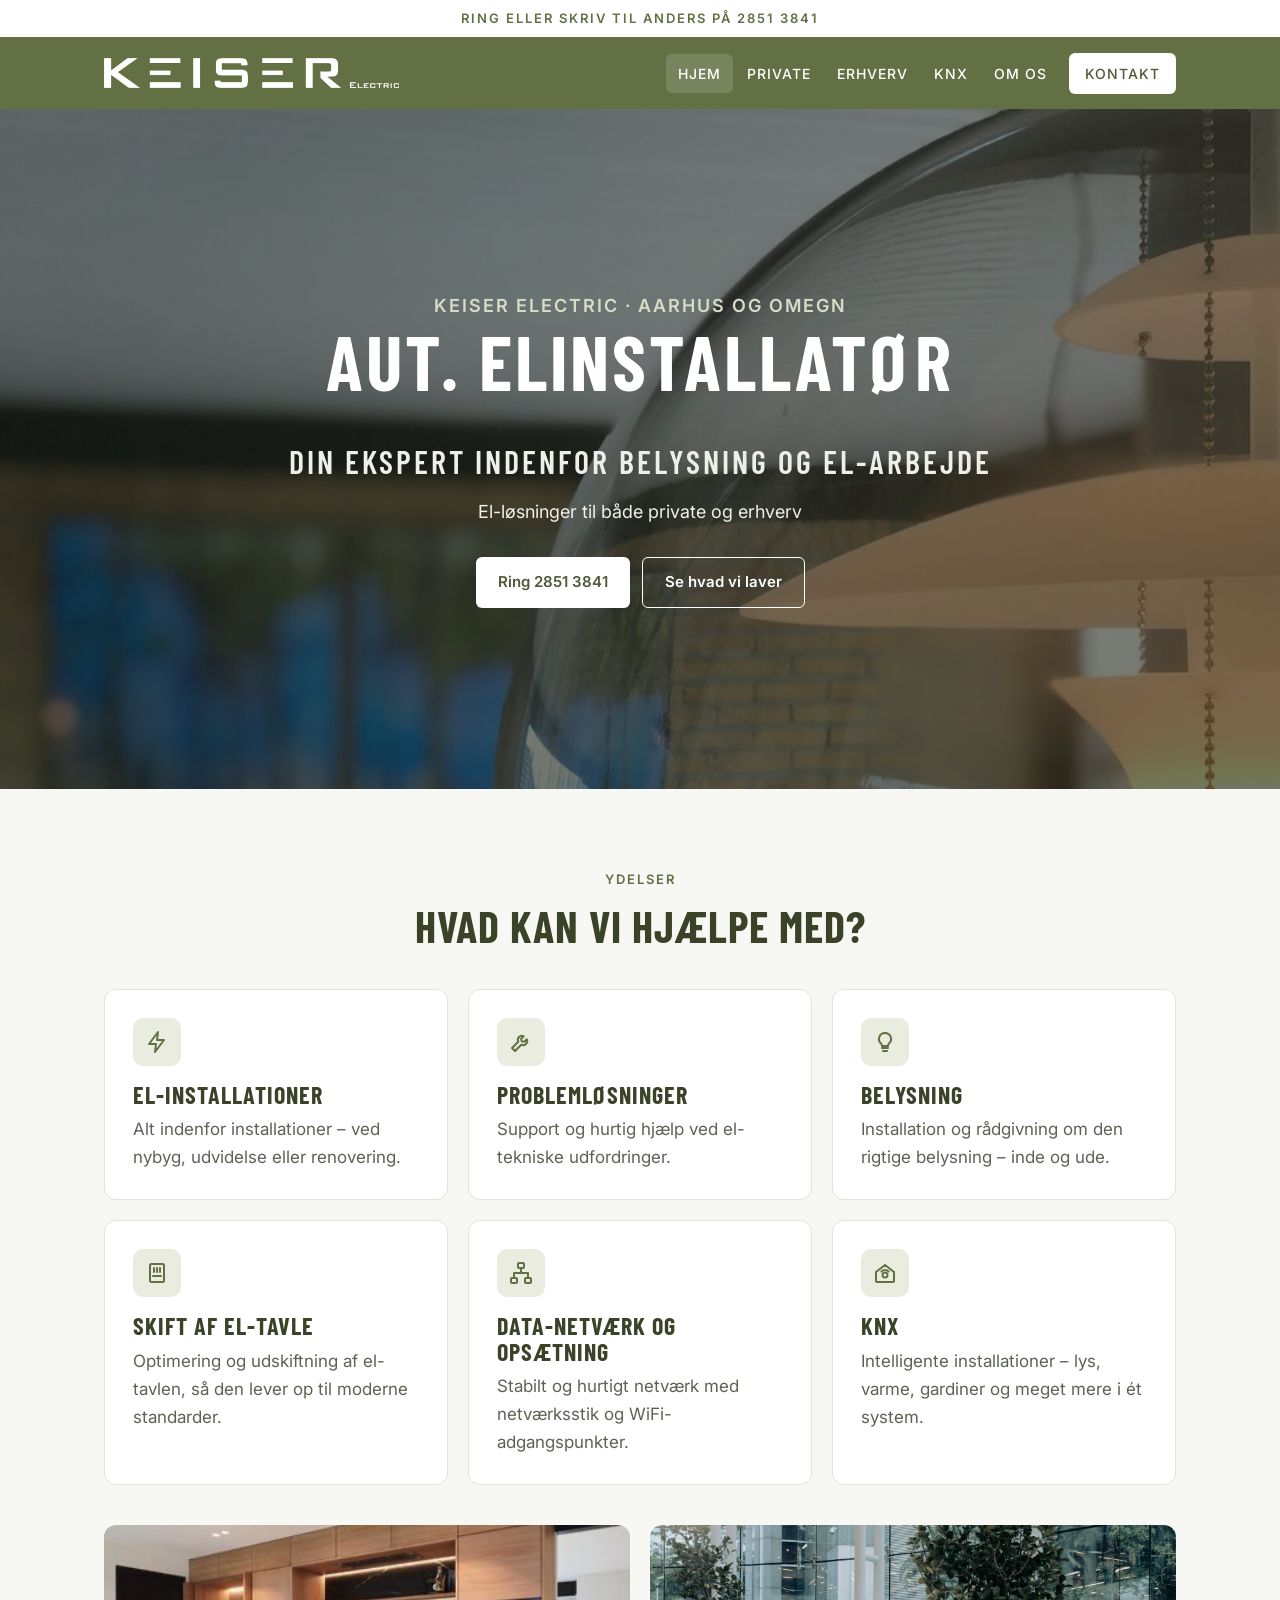
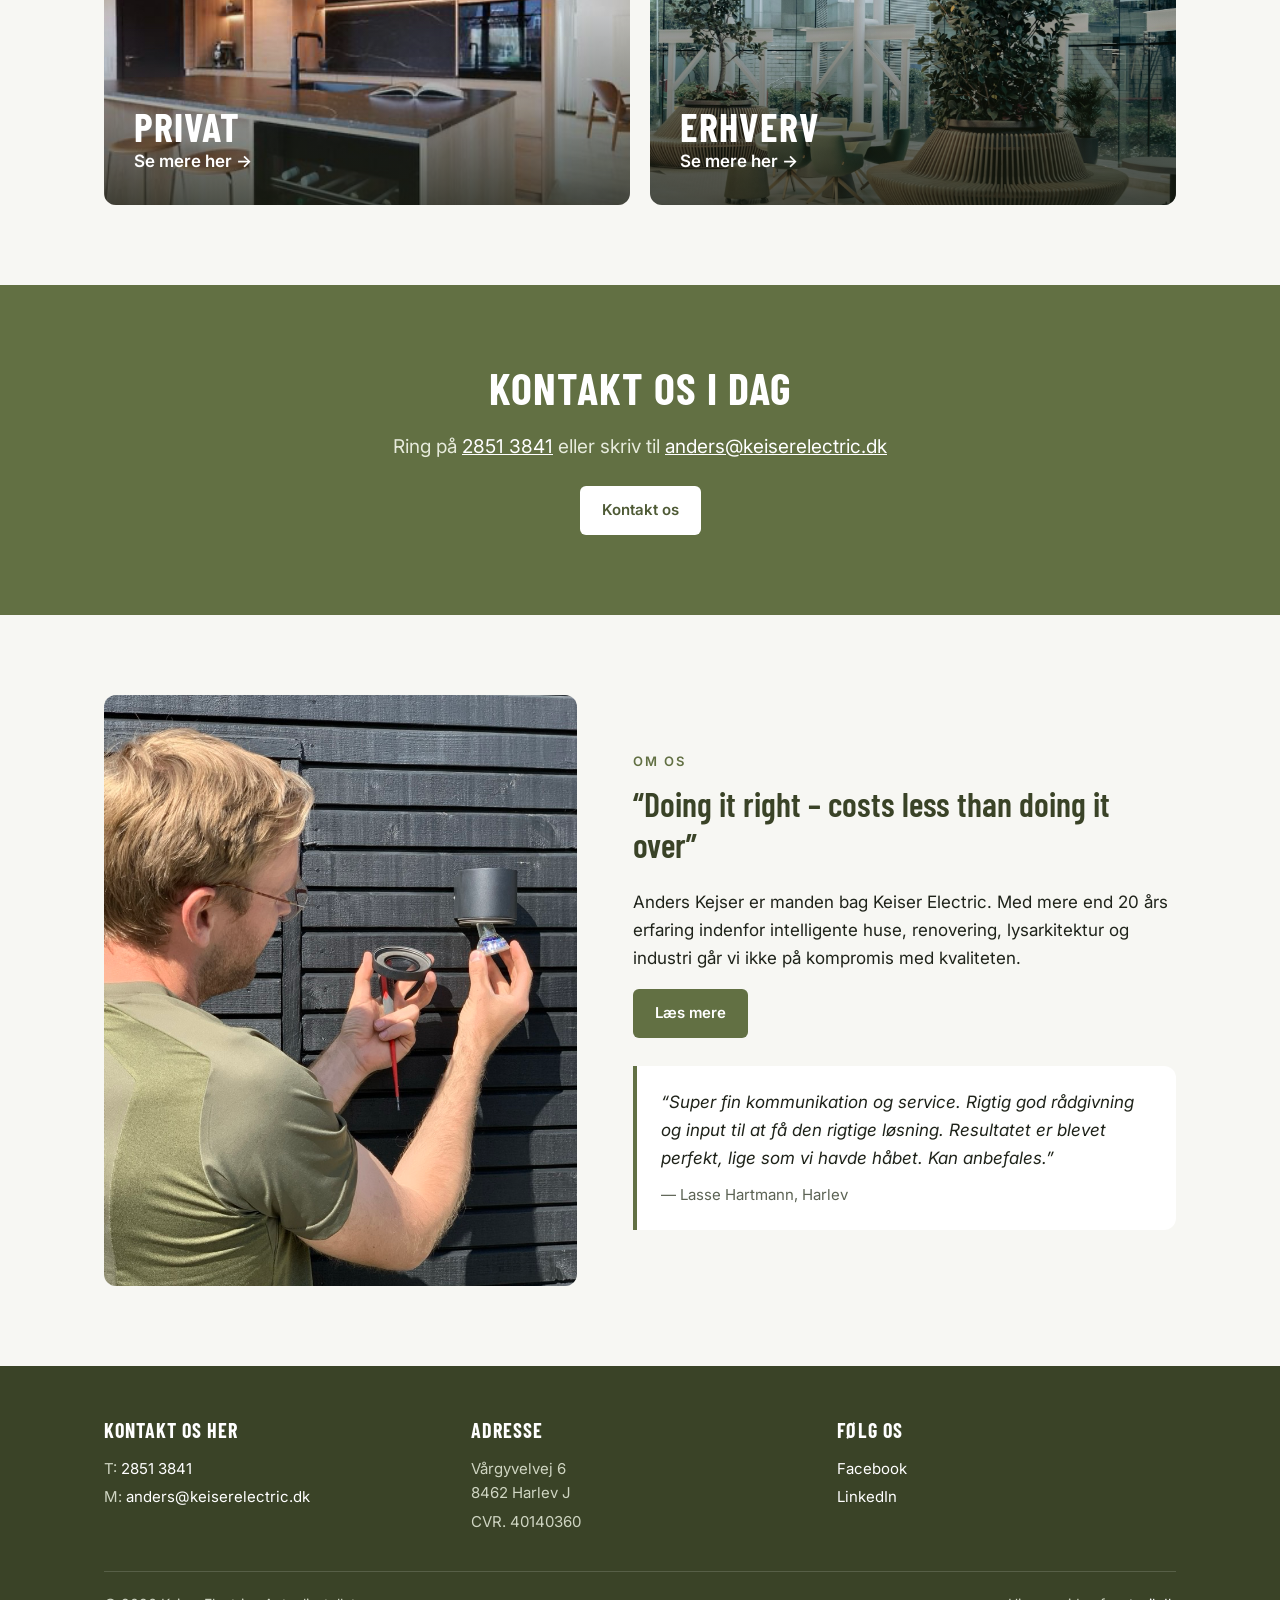
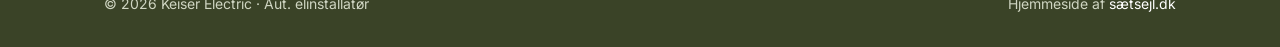
<file: index.html>
<!doctype html>
<html lang="da">
<head>
<meta charset="utf-8">
<meta name="viewport" content="width=device-width, initial-scale=1">
<title>Keiser Electric | Din elektriker i Aarhus og omegn | Professionel hjælp til dig</title>
<meta name="description" content="Din autoriserede elektriker i Aarhus og omegn. Her finder du Aarhus elektriker med sans for kvalitet, samarbejde og lækre løsninger. Udfører alt fra installationer, lysdesign og KNX/IHC-programmering. Læs mere om Keiser Electric her.">
<link rel="canonical" href="https://www.keiserelectric.dk/">
<meta name="google-site-verification" content="MKMskmqfAc9LJzO56DN-hlwCQvCAqy7l5x8WGmKlFUU">
<meta property="og:type" content="website">
<meta property="og:url" content="https://www.keiserelectric.dk/">
<meta property="og:title" content="Keiser Electric | Din elektriker i Aarhus og omegn | Professionel hjælp til dig">
<meta property="og:description" content="Din autoriserede elektriker i Aarhus og omegn. Her finder du Aarhus elektriker med sans for kvalitet, samarbejde og lækre løsninger. Udfører alt fra installationer, lysdesign og KNX/IHC-programmering. Læs mere om Keiser Electric her.">
<meta property="og:image" content="https://www.keiserelectric.dk/img/forside.jpg">
<link rel="icon" href="data:image/svg+xml,%3Csvg xmlns='http://www.w3.org/2000/svg' viewBox='0 0 32 32'%3E%3Crect width='32' height='32' rx='7' fill='%23627043'/%3E%3Cpath d='M18 4L8 18h7l-2 10 11-15h-7z' fill='white'/%3E%3C/svg%3E">
<link rel="preconnect" href="https://fonts.googleapis.com">
<link rel="preconnect" href="https://fonts.gstatic.com" crossorigin>
<link href="https://fonts.googleapis.com/css2?family=Barlow+Condensed:wght@600;700&family=Inter:wght@400;500;600&display=swap" rel="stylesheet">
<link rel="stylesheet" href="/style.css">
<script type="application/ld+json">
{"@context":"https://schema.org","@type":"Electrician","name":"Keiser Electric","url":"https://www.keiserelectric.dk/","image":"https://www.keiserelectric.dk/img/anders.jpg","telephone":"+4528513841","email":"anders@keiserelectric.dk","founder":{"@type":"Person","name":"Anders Kejser"},"vatID":"DK40140360","address":{"@type":"PostalAddress","streetAddress":"Vårgyvelvej 6","postalCode":"8462","addressLocality":"Harlev J","addressCountry":"DK"},"areaServed":["Aarhus","Harlev","Risskov","Brabrand","Højbjerg"],"sameAs":["https://www.facebook.com/profile.php?id=61559342184284","https://www.linkedin.com/in/anders-kejser-1718b3256"]}
</script>
</head>
<body>

<div class="topbar"><a href="tel:+4528513841">Ring eller skriv til Anders på 2851 3841</a></div>
<header class="site-header">
  <div class="wrap">
    <a class="brand" href="/" aria-label="Keiser Electric forside">
      <img src="/img/logo.png" alt="Keiser Electric, elektriker Aarhus, installationer, elarbejde, køkken, bad" onerror="this.style.display='none';this.nextElementSibling.style.display='block'">
      <span>Keiser Electric</span>
    </a>
    <button class="menu-toggle" aria-label="Menu" onclick="document.querySelector('.nav').classList.toggle('open')">☰</button>
    <nav class="nav">
      <a href="/" aria-current="page">Hjem</a><a href="/private">Private</a><a href="/erhverv">Erhverv</a><a href="/knx">KNX</a><a href="/om-os">Om os</a>
      <a class="btn" href="/#kontakt">Kontakt</a>
    </nav>
  </div>
</header>

<main>
  <section class="hero">
    <div class="wrap">
      <p class="eyebrow" style="color:#d6dcc6">Keiser Electric · Aarhus og omegn</p>
      <h1>Aut. elinstallatør</h1>
      <p class="sub">Din ekspert indenfor belysning og el-arbejde</p>
      <p>El-løsninger til både private og erhverv</p>
      <div class="actions">
        <a class="btn light" href="tel:+4528513841">Ring 2851 3841</a>
        <a class="btn ghost" href="#ydelser">Se hvad vi laver</a>
      </div>
    </div>
  </section>

  <section id="ydelser">
    <div class="wrap">
      <div class="center">
        <p class="eyebrow">Ydelser</p>
        <h2>Hvad kan vi hjælpe med?</h2>
      </div>
      <div class="services"><div class="service"><div class="icon"><svg width="24" height="24" viewBox="0 0 24 24" fill="none" stroke="currentColor" stroke-width="2" stroke-linecap="round" stroke-linejoin="round"><path d="M13 2L4 14h7l-1 8 9-12h-7z"/></svg></div><h3>El-installationer</h3><p>Alt indenfor installationer – ved nybyg, udvidelse eller renovering.</p></div><div class="service"><div class="icon"><svg width="24" height="24" viewBox="0 0 24 24" fill="none" stroke="currentColor" stroke-width="2" stroke-linecap="round" stroke-linejoin="round"><path d="M14.7 6.3a4 4 0 0 0-5.4 5.4L3 18l3 3 6.3-6.3a4 4 0 0 0 5.4-5.4l-2.6 2.6-2.4-.6-.6-2.4z"/></svg></div><h3>Problemløsninger</h3><p>Support og hurtig hjælp ved el-tekniske udfordringer.</p></div><div class="service"><div class="icon"><svg width="24" height="24" viewBox="0 0 24 24" fill="none" stroke="currentColor" stroke-width="2" stroke-linecap="round" stroke-linejoin="round"><path d="M9 18h6M10 21h4M12 3a6 6 0 0 0-4 10.5c.8.8 1 1.5 1 2.5h6c0-1 .2-1.7 1-2.5A6 6 0 0 0 12 3z"/></svg></div><h3>Belysning</h3><p>Installation og rådgivning om den rigtige belysning – inde og ude.</p></div><div class="service"><div class="icon"><svg width="24" height="24" viewBox="0 0 24 24" fill="none" stroke="currentColor" stroke-width="2" stroke-linecap="round" stroke-linejoin="round"><rect x="5" y="3" width="14" height="18" rx="1.5"/><path d="M9 7v4M12 7v4M15 7v4M8 15h8"/></svg></div><h3>Skift af el-tavle</h3><p>Optimering og udskiftning af el-tavlen, så den lever op til moderne standarder.</p></div><div class="service"><div class="icon"><svg width="24" height="24" viewBox="0 0 24 24" fill="none" stroke="currentColor" stroke-width="2" stroke-linecap="round" stroke-linejoin="round"><rect x="9" y="2" width="6" height="5" rx="1"/><rect x="2" y="17" width="6" height="5" rx="1"/><rect x="16" y="17" width="6" height="5" rx="1"/><path d="M12 7v5M5 17v-5h14v5"/></svg></div><h3>Data-netværk og opsætning</h3><p>Stabilt og hurtigt netværk med netværksstik og WiFi-adgangspunkter.</p></div><div class="service"><div class="icon"><svg width="24" height="24" viewBox="0 0 24 24" fill="none" stroke="currentColor" stroke-width="2" stroke-linecap="round" stroke-linejoin="round"><path d="M3 11l9-7 9 7v9a1 1 0 0 1-1 1H4a1 1 0 0 1-1-1z"/><circle cx="12" cy="14" r="2.5"/><path d="M8.5 10.5a5 5 0 0 1 7 0"/></svg></div><h3>KNX</h3><p>Intelligente installationer – lys, varme, gardiner og meget mere i ét system.</p></div></div>
      <div class="split">
        <a class="tile" href="/private" style="background-image:url(/img/koekken.jpg)"><div><h3>Privat</h3><span>Se mere her →</span></div></a>
        <a class="tile" href="/erhverv" style="background-image:url(/img/erhverv.jpg)"><div><h3>Erhverv</h3><span>Se mere her →</span></div></a>
      </div>
    </div>
  </section>

  <section class="cta-band">
    <div class="wrap center">
      <h2>Kontakt os i dag</h2>
      <p>Ring på <a href="tel:+4528513841">2851 3841</a> eller skriv til <a href="mailto:anders@keiserelectric.dk">anders@keiserelectric.dk</a></p>
      <a class="btn light" href="mailto:anders@keiserelectric.dk?subject=El-opgave">Kontakt os</a>
    </div>
  </section>

  <section>
    <div class="wrap about">
      <div class="photo"><img src="/img/anders-arbejde.jpg" alt="Anders Kejser monterer en udendørslampe" loading="lazy"></div>
      <div>
        <p class="eyebrow">Om os</p>
        <p class="motto">“Doing it right – costs less than doing it over”</p>
        <p>Anders Kejser er manden bag Keiser Electric. Med mere end 20 års erfaring indenfor intelligente huse, renovering, lysarkitektur og industri går vi ikke på kompromis med kvaliteten.</p>
        <a class="btn" href="/om-os">Læs mere</a>
        <blockquote class="quote">
          <p>“Super fin kommunikation og service. Rigtig god rådgivning og input til at få den rigtige løsning. Resultatet er blevet perfekt, lige som vi havde håbet. Kan anbefales.”</p>
          <cite>— Lasse Hartmann, Harlev</cite>
        </blockquote>
      </div>
    </div>
  </section>
</main>

<footer class="site-footer" id="kontakt">
  <div class="wrap">
    <div class="cols">
      <div>
        <h4>Kontakt os her</h4>
        <p>T: <a href="tel:+4528513841">2851 3841</a></p>
        <p>M: <a href="mailto:anders@keiserelectric.dk">anders@keiserelectric.dk</a></p>
      </div>
      <div>
        <h4>Adresse</h4>
        <p>Vårgyvelvej 6<br>8462 Harlev J</p>
        <p>CVR. 40140360</p>
      </div>
      <div>
        <h4>Følg os</h4>
        <p><a href="https://www.facebook.com/profile.php?id=61559342184284" target="_blank" rel="noopener">Facebook</a></p>
        <p><a href="https://www.linkedin.com/in/anders-kejser-1718b3256" target="_blank" rel="noopener">LinkedIn</a></p>
      </div>
    </div>
    <div class="bottom">
      <span>© <span class="yr">2026</span> Keiser Electric · Aut. elinstallatør</span>
      <span>Hjemmeside af <a href="https://saetsejl.dk" target="_blank" rel="noopener">sætsejl.dk</a></span>
    </div>
  </div>
</footer>
<script>document.querySelectorAll('.yr').forEach(e=>e.textContent=new Date().getFullYear());document.querySelectorAll('.nav a').forEach(a=>a.addEventListener('click',()=>document.querySelector('.nav').classList.remove('open')));</script>
</body>
</html>
</file>
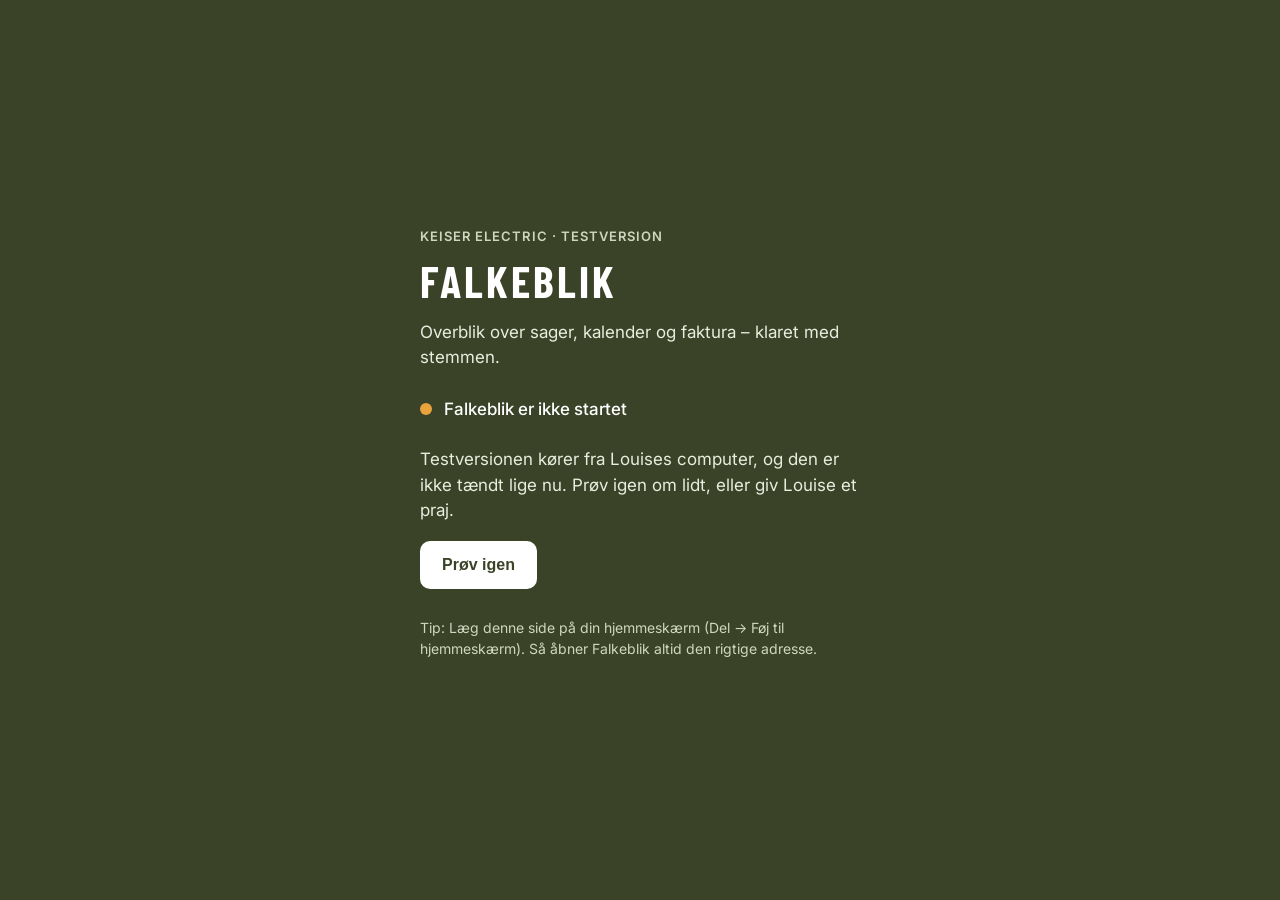
<file: falkeblik/index.html>
<!doctype html>
<html lang="da">
<head>
<meta charset="utf-8">
<meta name="viewport" content="width=device-width, initial-scale=1, viewport-fit=cover">
<title>Falkeblik | Keiser Electric</title>
<meta name="robots" content="noindex, nofollow">
<meta name="theme-color" content="#627043">
<meta name="apple-mobile-web-app-capable" content="yes">
<meta name="mobile-web-app-capable" content="yes">
<meta name="apple-mobile-web-app-title" content="Falkeblik">
<link rel="icon" href="data:image/svg+xml,%3Csvg xmlns='http://www.w3.org/2000/svg' viewBox='0 0 32 32'%3E%3Crect width='32' height='32' rx='7' fill='%23627043'/%3E%3Cpath d='M18 4L8 18h7l-2 10 11-15h-7z' fill='white'/%3E%3C/svg%3E">
<link rel="apple-touch-icon" href="/img/logo.png">
<link rel="preconnect" href="https://fonts.googleapis.com">
<link rel="preconnect" href="https://fonts.gstatic.com" crossorigin>
<link href="https://fonts.googleapis.com/css2?family=Barlow+Condensed:wght@600;700&family=Inter:wght@400;500;600&display=swap" rel="stylesheet">
<link rel="stylesheet" href="/style.css">
<style>
  .fb{min-height:100vh;display:flex;align-items:center;padding:24px 16px;background:var(--green-3);color:#fff}
  .fb .kort{max-width:440px;margin:0 auto;width:100%}
  .fb h1{font-family:var(--head);font-size:44px;line-height:1;margin:6px 0 12px;color:#fff}
  .fb p{color:#e9ecdf;font-size:17px;line-height:1.5}
  .fb .eyebrow{color:#cfd6bd;letter-spacing:.08em;text-transform:uppercase;font-size:13px;font-weight:600}
  .fb .status{display:flex;gap:12px;align-items:center;margin:24px 0;font-weight:500}
  .fb .prik{width:12px;height:12px;border-radius:50%;background:#cfd6bd;flex:none;animation:puls 1.2s infinite}
  .fb .prik.fejl{background:#e8a33d;animation:none}
  @keyframes puls{50%{opacity:.3}}
  .fb .knap{display:inline-block;min-height:48px;padding:13px 22px;border-radius:10px;background:#fff;color:var(--green-3);font-weight:600;text-decoration:none;border:0;font-size:16px;cursor:pointer}
  .fb .lille{font-size:14px;color:#cfd6bd;margin-top:28px}
  [hidden]{display:none!important}
</style>
</head>
<body>
<main class="fb">
  <div class="kort">
    <p class="eyebrow">Keiser Electric · testversion</p>
    <h1>Falkeblik</h1>
    <p>Overblik over sager, kalender og faktura – klaret med stemmen.</p>
    <div class="status" role="status" aria-live="polite">
      <span class="prik" id="prik"></span><span id="tekst">Åbner Falkeblik …</span>
    </div>
    <div id="fejl" hidden>
      <p>Testversionen kører fra Louises computer, og den er ikke tændt lige nu. Prøv igen om lidt, eller giv Louise et praj.</p>
      <p><button class="knap" type="button" id="igen">Prøv igen</button></p>
    </div>
    <p class="lille">Tip: Læg denne side på din hjemmeskærm (Del → Føj til hjemmeskærm). Så åbner Falkeblik altid den rigtige adresse.</p>
  </div>
</main>
<script>
(function () {
  var prik = document.getElementById('prik'), tekst = document.getElementById('tekst'), fejl = document.getElementById('fejl');
  function visFejl() { prik.className = 'prik fejl'; tekst.textContent = 'Falkeblik er ikke startet'; fejl.hidden = false; }
  function hentAdresse(cb) {
    // Hent altid den nyeste adresse uden browserens cache
    var s = document.createElement('script');
    s.src = 'adresse.js?t=' + Date.now();
    s.onload = function () { cb(window.FALKEBLIK_URL || ''); };
    s.onerror = function () { cb(''); };
    document.head.appendChild(s);
  }
  function proev() {
    prik.className = 'prik'; tekst.textContent = 'Åbner Falkeblik …'; fejl.hidden = true;
    hentAdresse(function (url) {
      if (!/^https:\/\/[a-z0-9-]+\.trycloudflare\.com\/?$/i.test(url)) { visFejl(); return; }
      url = url.replace(/\/$/, '');
      var faerdig = false, timer = setTimeout(function () { if (!faerdig) { faerdig = true; visFejl(); } }, 8000);
      fetch(url + '/api/health', { mode: 'cors', cache: 'no-store' })
        .then(function (r) { return r.ok ? r.json() : null; })
        .then(function (j) { if (faerdig) return; faerdig = true; clearTimeout(timer); if (j && j.status === 'ok') location.replace(url + '/'); else visFejl(); })
        .catch(function () { if (faerdig) return; faerdig = true; clearTimeout(timer); visFejl(); });
    });
  }
  document.getElementById('igen').addEventListener('click', proev);
  proev();
})();
</script>
</body>
</html>
</file>
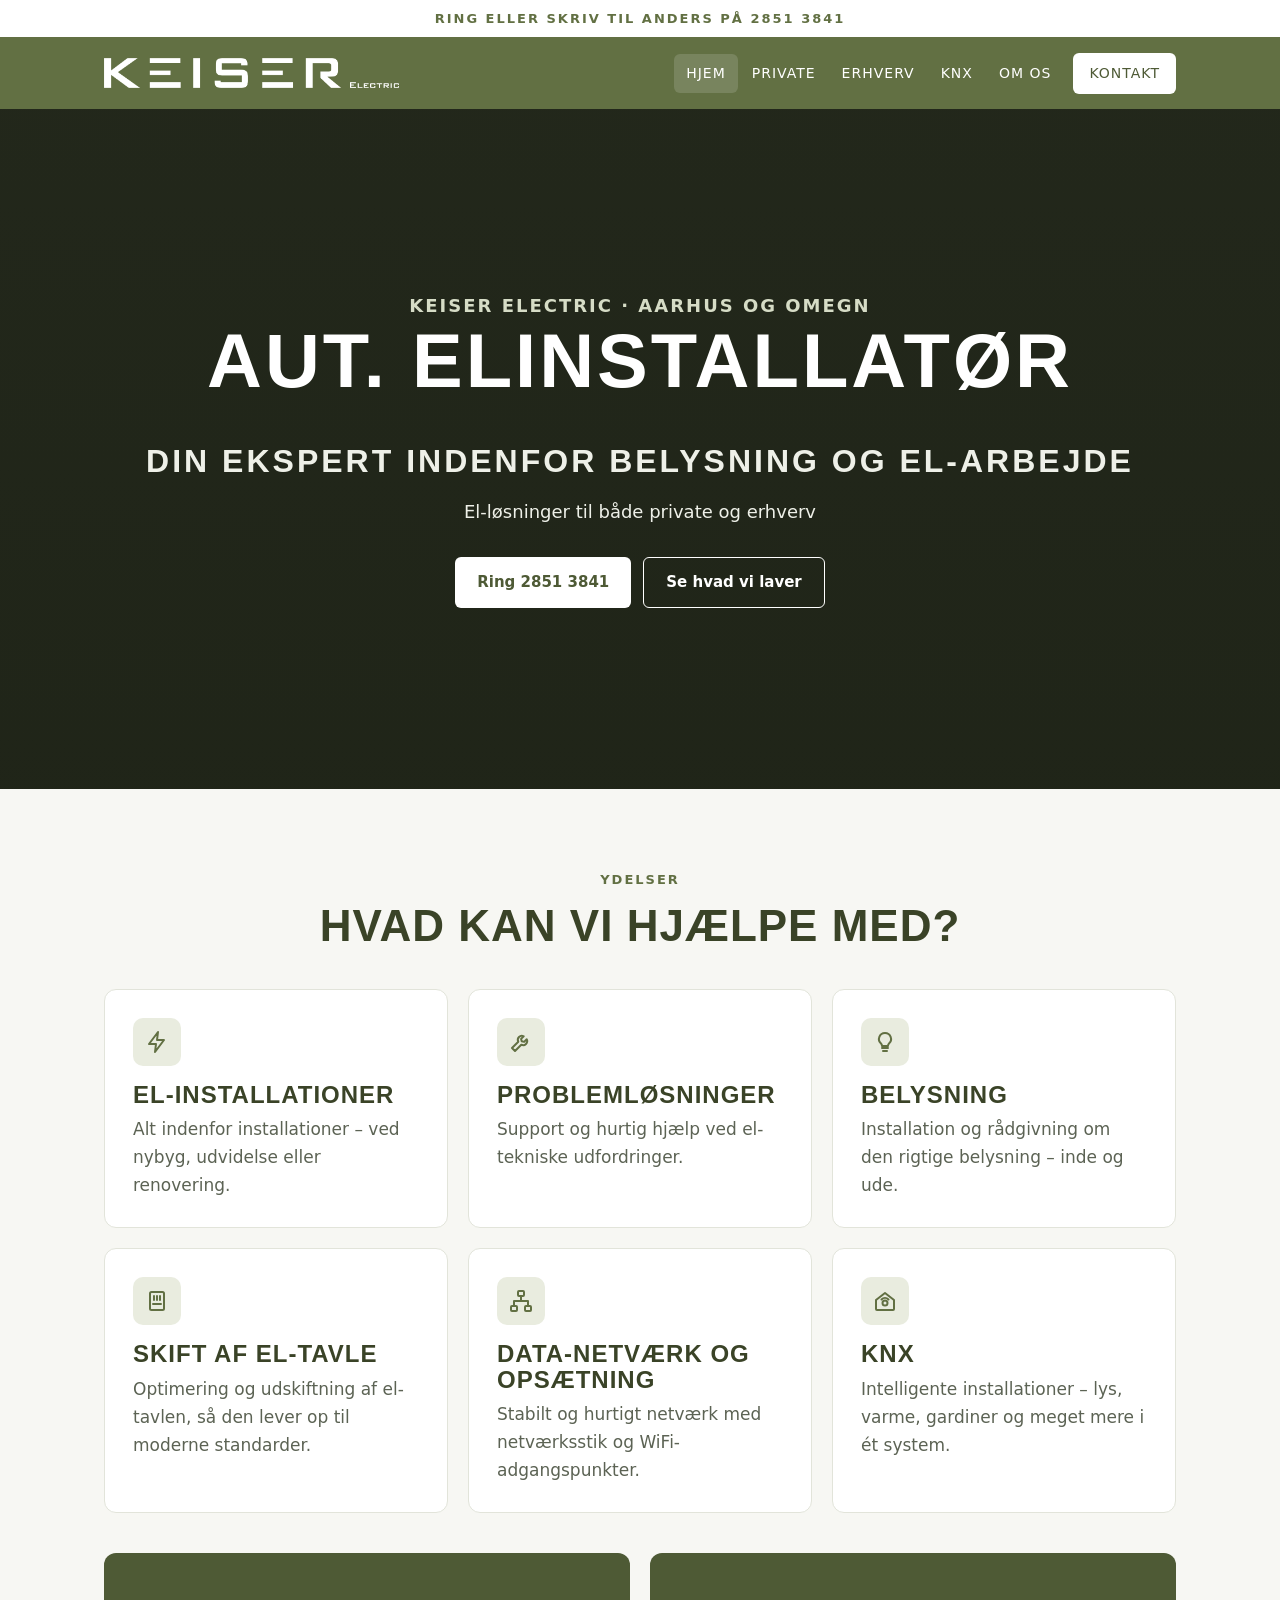
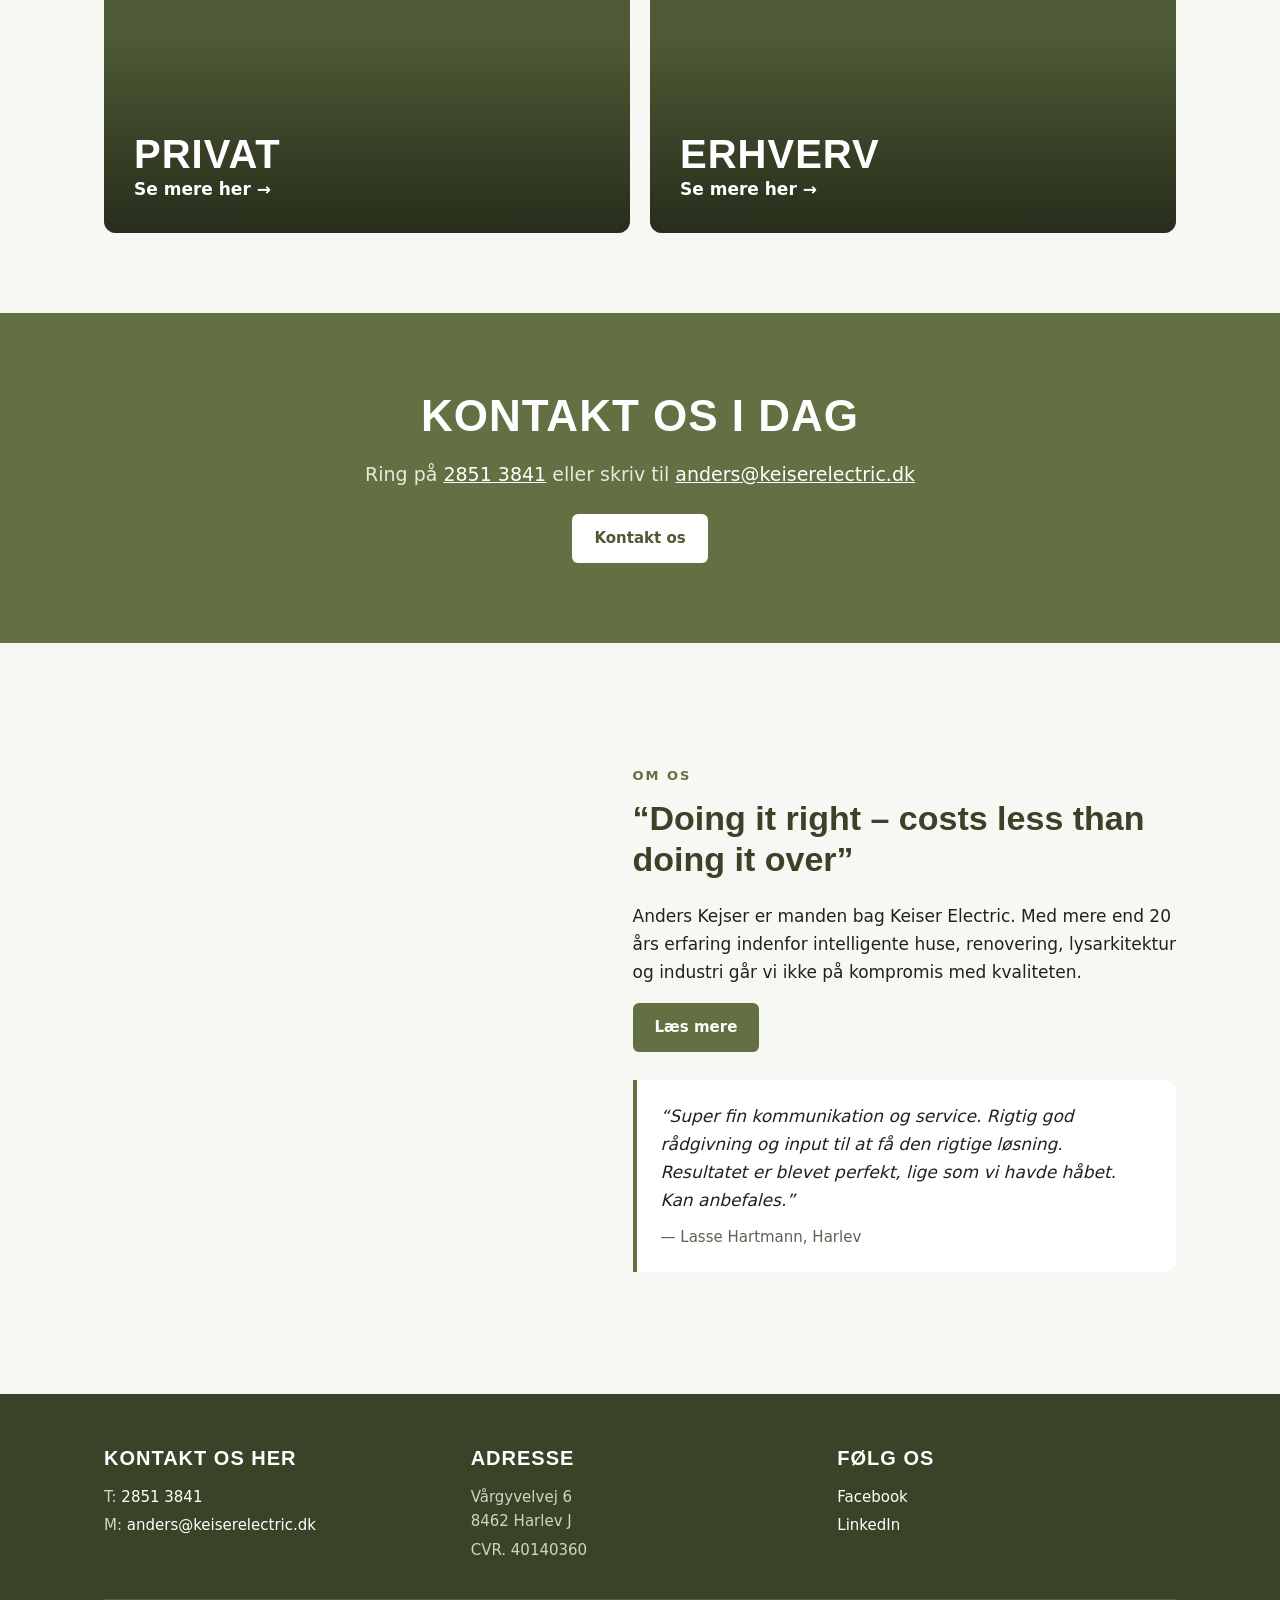
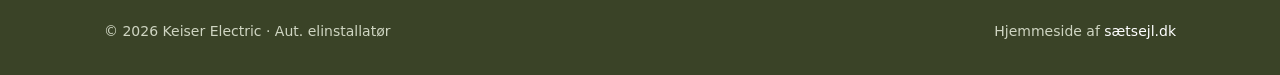
<file: book-online.html>
<!doctype html>
<html lang="da"><head><meta charset="utf-8">
<title>Book Keiser Electric</title>
<link rel="canonical" href="https://www.keiserelectric.dk/">
<meta name="robots" content="noindex">
<meta http-equiv="refresh" content="0; url=/#kontakt">
</head><body><p>Siden er flyttet. <a href="/#kontakt">Kontakt Keiser Electric</a>.</p></body></html>
</file>
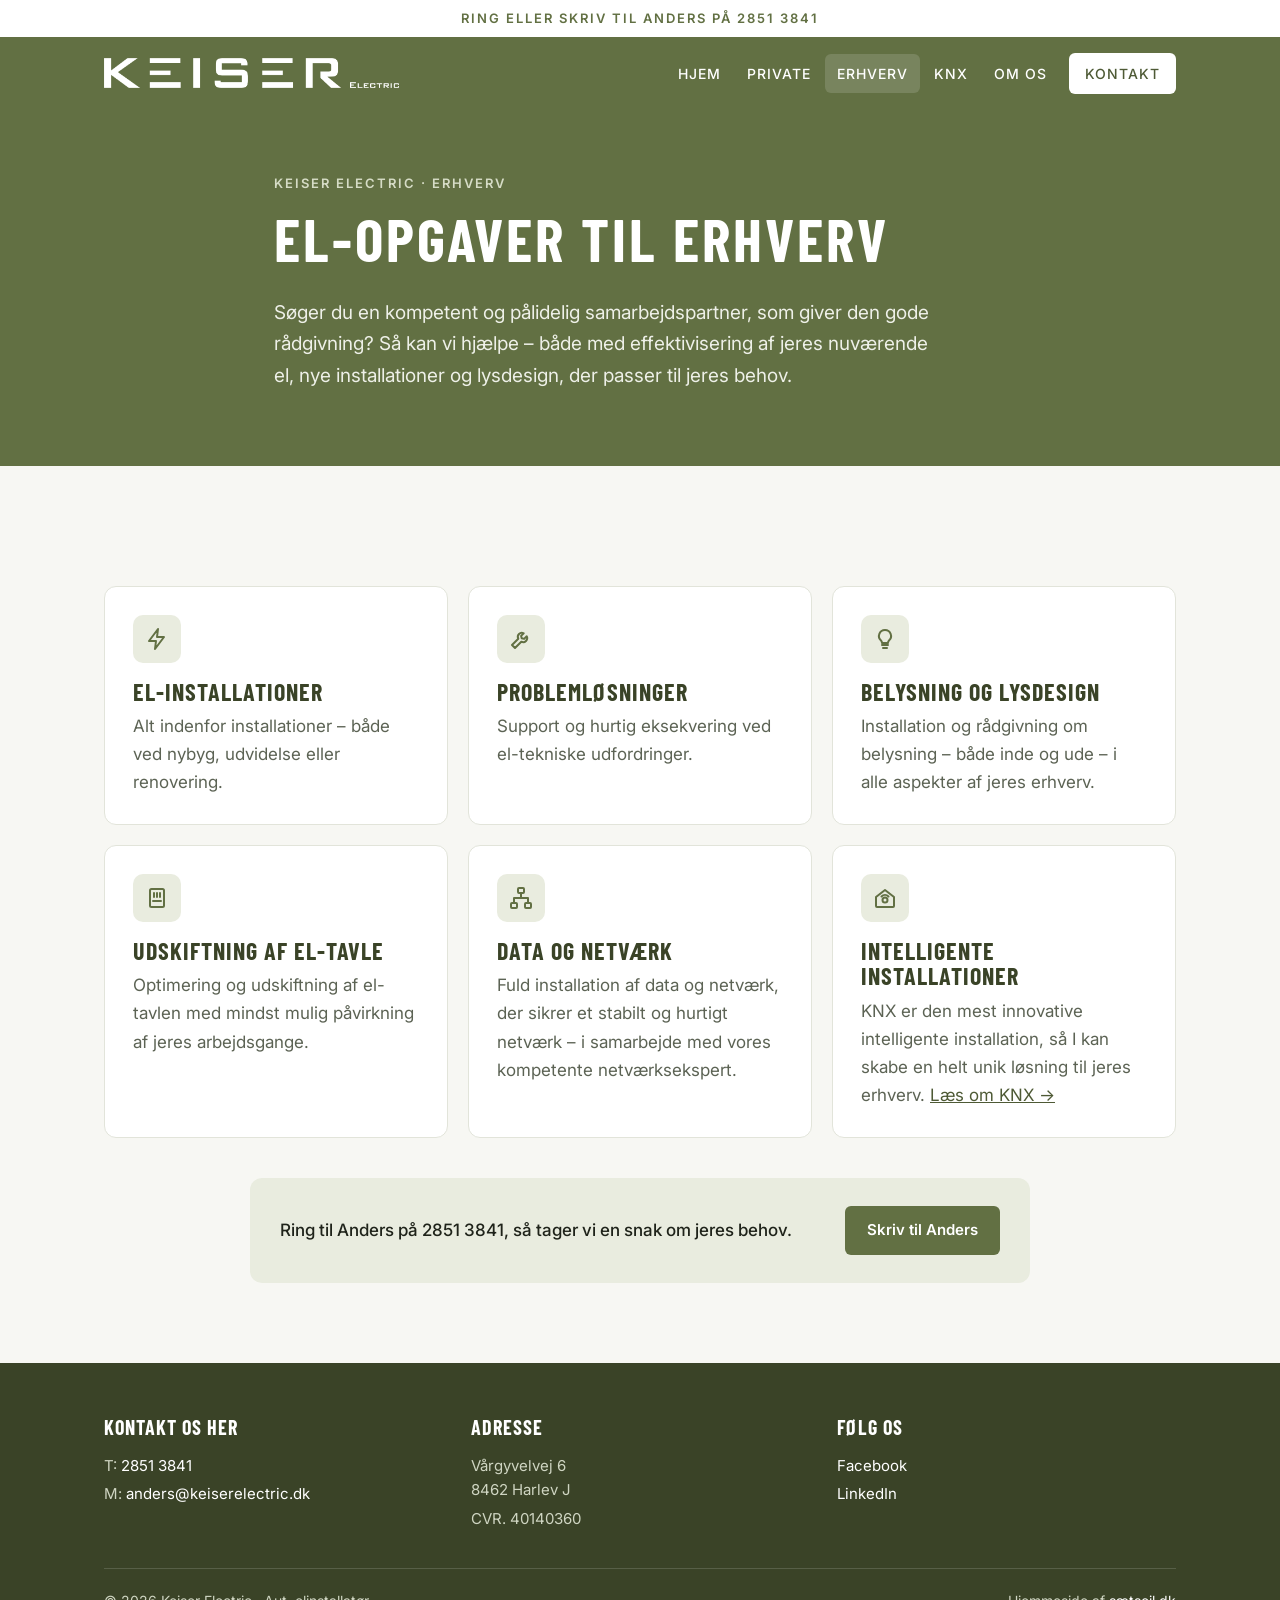
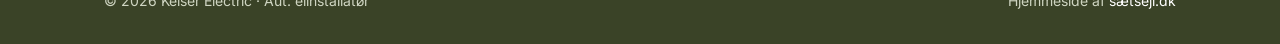
<file: erhverv.html>
<!doctype html>
<html lang="da">
<head>
<meta charset="utf-8">
<meta name="viewport" content="width=device-width, initial-scale=1">
<title>ERHVERV | Keiser Electric</title>
<meta name="description" content="Jeres kvalitetsbevidste autoriserede elinstallatør til at hjælpe med optimering af jeres erhvervsdomicil. Om det gælder optimering, udvidelse eller reparation af jeres el, så kan vi hjælpe. Se mere her.">
<link rel="canonical" href="https://www.keiserelectric.dk/erhverv">
<meta name="google-site-verification" content="MKMskmqfAc9LJzO56DN-hlwCQvCAqy7l5x8WGmKlFUU">
<meta property="og:type" content="website">
<meta property="og:url" content="https://www.keiserelectric.dk/erhverv">
<meta property="og:title" content="ERHVERV | Keiser Electric">
<meta property="og:description" content="Jeres kvalitetsbevidste autoriserede elinstallatør til at hjælpe med optimering af jeres erhvervsdomicil. Om det gælder optimering, udvidelse eller reparation af jeres el, så kan vi hjælpe. Se mere her.">
<meta property="og:image" content="https://www.keiserelectric.dk/img/forside.jpg">
<link rel="icon" href="data:image/svg+xml,%3Csvg xmlns='http://www.w3.org/2000/svg' viewBox='0 0 32 32'%3E%3Crect width='32' height='32' rx='7' fill='%23627043'/%3E%3Cpath d='M18 4L8 18h7l-2 10 11-15h-7z' fill='white'/%3E%3C/svg%3E">
<link rel="preconnect" href="https://fonts.googleapis.com">
<link rel="preconnect" href="https://fonts.gstatic.com" crossorigin>
<link href="https://fonts.googleapis.com/css2?family=Barlow+Condensed:wght@600;700&family=Inter:wght@400;500;600&display=swap" rel="stylesheet">
<link rel="stylesheet" href="/style.css">
<script type="application/ld+json">
{"@context":"https://schema.org","@type":"Electrician","name":"Keiser Electric","url":"https://www.keiserelectric.dk/","image":"https://www.keiserelectric.dk/img/anders.jpg","telephone":"+4528513841","email":"anders@keiserelectric.dk","founder":{"@type":"Person","name":"Anders Kejser"},"vatID":"DK40140360","address":{"@type":"PostalAddress","streetAddress":"Vårgyvelvej 6","postalCode":"8462","addressLocality":"Harlev J","addressCountry":"DK"},"areaServed":["Aarhus","Harlev","Risskov","Brabrand","Højbjerg"],"sameAs":["https://www.facebook.com/profile.php?id=61559342184284","https://www.linkedin.com/in/anders-kejser-1718b3256"]}
</script>
</head>
<body>

<div class="topbar"><a href="tel:+4528513841">Ring eller skriv til Anders på 2851 3841</a></div>
<header class="site-header">
  <div class="wrap">
    <a class="brand" href="/" aria-label="Keiser Electric forside">
      <img src="/img/logo.png" alt="Keiser Electric, elektriker Aarhus, installationer, elarbejde, køkken, bad" onerror="this.style.display='none';this.nextElementSibling.style.display='block'">
      <span>Keiser Electric</span>
    </a>
    <button class="menu-toggle" aria-label="Menu" onclick="document.querySelector('.nav').classList.toggle('open')">☰</button>
    <nav class="nav">
      <a href="/">Hjem</a><a href="/private">Private</a><a href="/erhverv" aria-current="page">Erhverv</a><a href="/knx">KNX</a><a href="/om-os">Om os</a>
      <a class="btn" href="/#kontakt">Kontakt</a>
    </nav>
  </div>
</header>

<main>
<section class="page-hero"><div class="wrap article"><p class="eyebrow">Keiser Electric · Erhverv</p><h1>El-opgaver til erhverv</h1><p class="lead">Søger du en kompetent og pålidelig samarbejdspartner, som giver den gode rådgivning? Så kan vi hjælpe – både med effektivisering af jeres nuværende el, nye installationer og lysdesign, der passer til jeres behov.</p></div></section>
<section><div class="wrap">
<div class="services"><div class="service"><div class="icon"><svg width="24" height="24" viewBox="0 0 24 24" fill="none" stroke="currentColor" stroke-width="2" stroke-linecap="round" stroke-linejoin="round"><path d="M13 2L4 14h7l-1 8 9-12h-7z"/></svg></div><h3>El-installationer</h3><p>Alt indenfor installationer – både ved nybyg, udvidelse eller renovering.</p></div><div class="service"><div class="icon"><svg width="24" height="24" viewBox="0 0 24 24" fill="none" stroke="currentColor" stroke-width="2" stroke-linecap="round" stroke-linejoin="round"><path d="M14.7 6.3a4 4 0 0 0-5.4 5.4L3 18l3 3 6.3-6.3a4 4 0 0 0 5.4-5.4l-2.6 2.6-2.4-.6-.6-2.4z"/></svg></div><h3>Problemløsninger</h3><p>Support og hurtig eksekvering ved el-tekniske udfordringer.</p></div><div class="service"><div class="icon"><svg width="24" height="24" viewBox="0 0 24 24" fill="none" stroke="currentColor" stroke-width="2" stroke-linecap="round" stroke-linejoin="round"><path d="M9 18h6M10 21h4M12 3a6 6 0 0 0-4 10.5c.8.8 1 1.5 1 2.5h6c0-1 .2-1.7 1-2.5A6 6 0 0 0 12 3z"/></svg></div><h3>Belysning og lysdesign</h3><p>Installation og rådgivning om belysning – både inde og ude – i alle aspekter af jeres erhverv.</p></div><div class="service"><div class="icon"><svg width="24" height="24" viewBox="0 0 24 24" fill="none" stroke="currentColor" stroke-width="2" stroke-linecap="round" stroke-linejoin="round"><rect x="5" y="3" width="14" height="18" rx="1.5"/><path d="M9 7v4M12 7v4M15 7v4M8 15h8"/></svg></div><h3>Udskiftning af el-tavle</h3><p>Optimering og udskiftning af el-tavlen med mindst mulig påvirkning af jeres arbejdsgange.</p></div><div class="service"><div class="icon"><svg width="24" height="24" viewBox="0 0 24 24" fill="none" stroke="currentColor" stroke-width="2" stroke-linecap="round" stroke-linejoin="round"><rect x="9" y="2" width="6" height="5" rx="1"/><rect x="2" y="17" width="6" height="5" rx="1"/><rect x="16" y="17" width="6" height="5" rx="1"/><path d="M12 7v5M5 17v-5h14v5"/></svg></div><h3>Data og netværk</h3><p>Fuld installation af data og netværk, der sikrer et stabilt og hurtigt netværk – i samarbejde med vores kompetente netværksekspert.</p></div><div class="service"><div class="icon"><svg width="24" height="24" viewBox="0 0 24 24" fill="none" stroke="currentColor" stroke-width="2" stroke-linecap="round" stroke-linejoin="round"><path d="M3 11l9-7 9 7v9a1 1 0 0 1-1 1H4a1 1 0 0 1-1-1z"/><circle cx="12" cy="14" r="2.5"/><path d="M8.5 10.5a5 5 0 0 1 7 0"/></svg></div><h3>Intelligente installationer</h3><p>KNX er den mest innovative intelligente installation, så I kan skabe en helt unik løsning til jeres erhverv. <a href="/knx">Læs om KNX →</a></p></div></div>
<div class="article" style="margin:0 auto"><div class="cta-box"><p>Ring til Anders på 2851 3841, så tager vi en snak om jeres behov.</p><a class="btn" href="mailto:anders@keiserelectric.dk?subject=El-opgave">Skriv til Anders</a></div></div>
</div></section>
</main>

<footer class="site-footer" id="kontakt">
  <div class="wrap">
    <div class="cols">
      <div>
        <h4>Kontakt os her</h4>
        <p>T: <a href="tel:+4528513841">2851 3841</a></p>
        <p>M: <a href="mailto:anders@keiserelectric.dk">anders@keiserelectric.dk</a></p>
      </div>
      <div>
        <h4>Adresse</h4>
        <p>Vårgyvelvej 6<br>8462 Harlev J</p>
        <p>CVR. 40140360</p>
      </div>
      <div>
        <h4>Følg os</h4>
        <p><a href="https://www.facebook.com/profile.php?id=61559342184284" target="_blank" rel="noopener">Facebook</a></p>
        <p><a href="https://www.linkedin.com/in/anders-kejser-1718b3256" target="_blank" rel="noopener">LinkedIn</a></p>
      </div>
    </div>
    <div class="bottom">
      <span>© <span class="yr">2026</span> Keiser Electric · Aut. elinstallatør</span>
      <span>Hjemmeside af <a href="https://saetsejl.dk" target="_blank" rel="noopener">sætsejl.dk</a></span>
    </div>
  </div>
</footer>
<script>document.querySelectorAll('.yr').forEach(e=>e.textContent=new Date().getFullYear());document.querySelectorAll('.nav a').forEach(a=>a.addEventListener('click',()=>document.querySelector('.nav').classList.remove('open')));</script>
</body>
</html>
</file>
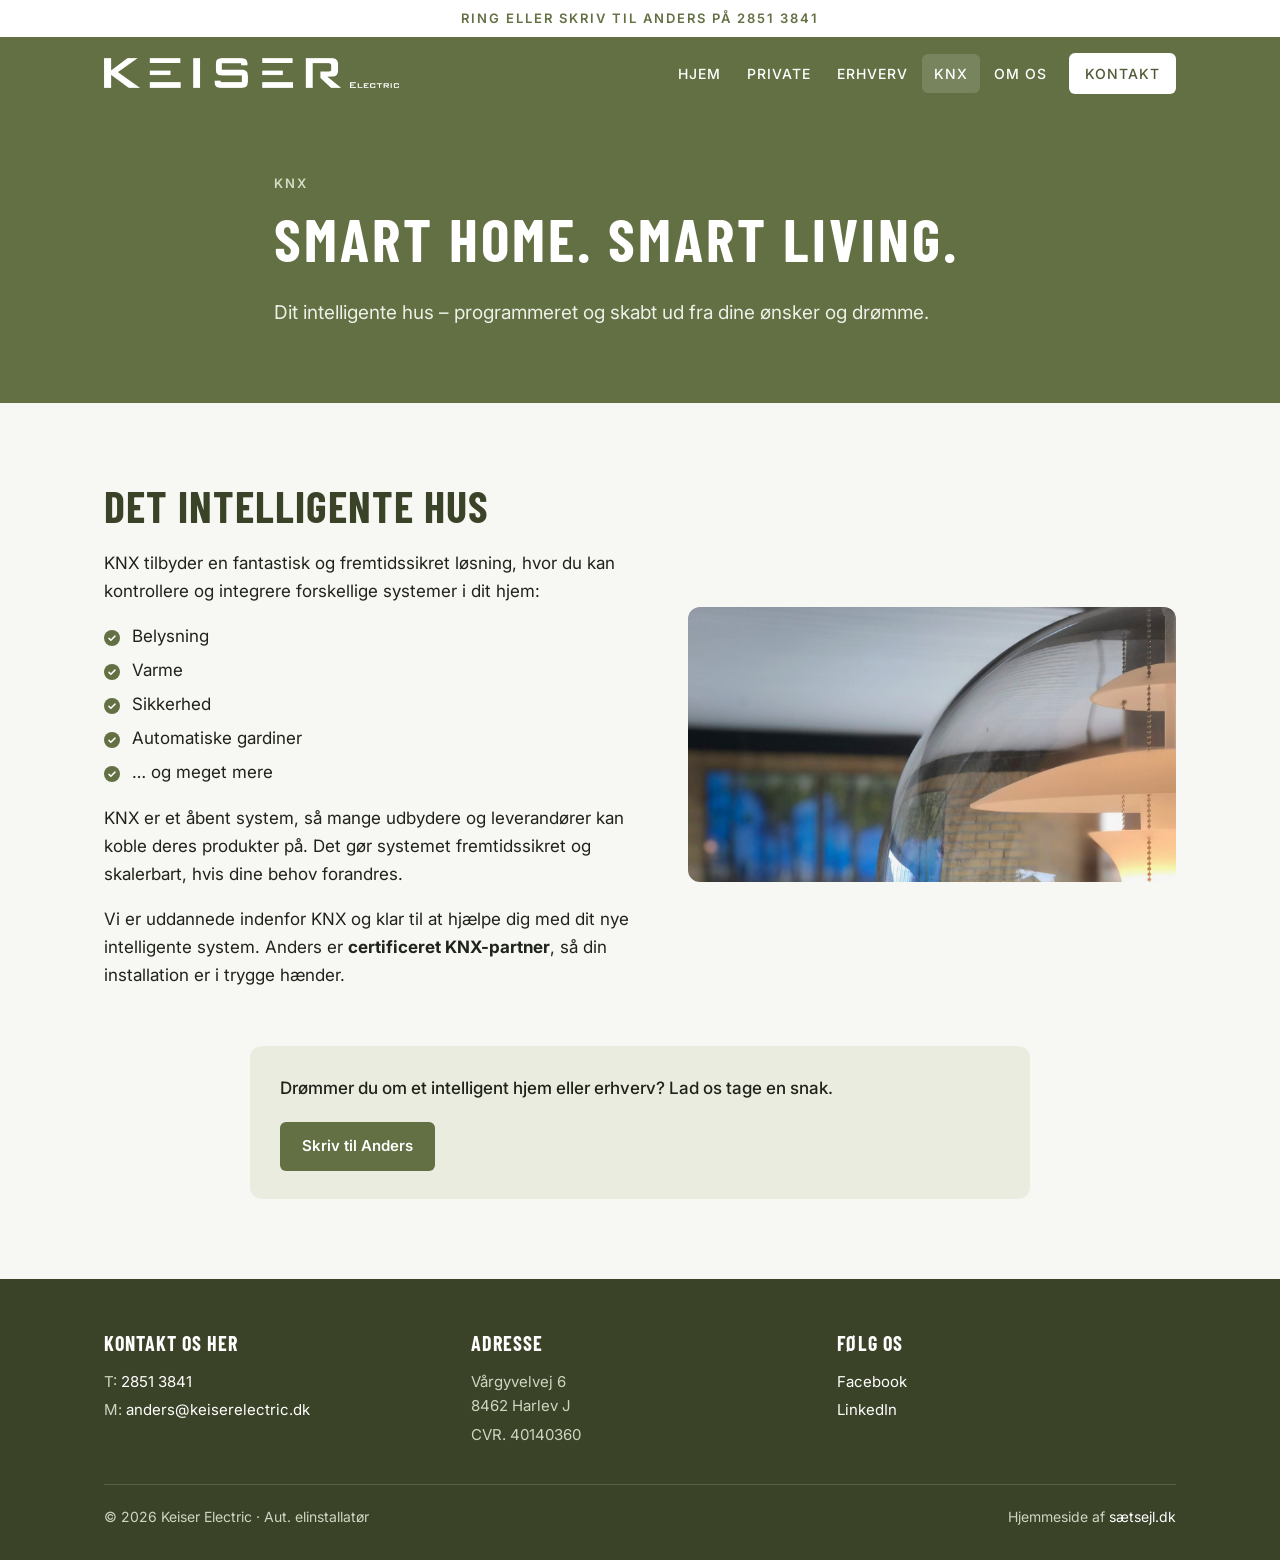
<file: knx.html>
<!doctype html>
<html lang="da">
<head>
<meta charset="utf-8">
<meta name="viewport" content="width=device-width, initial-scale=1">
<title>KNX | Keiser Electric</title>
<meta name="description" content="Dit intelligente hus eller erhvervsdomicil. Vil du have den førende installation i din ejendom, så det passer til dine drømme? Anders er certificeret KNX-partner, så din installation er i trygge hænder.">
<link rel="canonical" href="https://www.keiserelectric.dk/knx">
<meta name="google-site-verification" content="MKMskmqfAc9LJzO56DN-hlwCQvCAqy7l5x8WGmKlFUU">
<meta property="og:type" content="website">
<meta property="og:url" content="https://www.keiserelectric.dk/knx">
<meta property="og:title" content="KNX | Keiser Electric">
<meta property="og:description" content="Dit intelligente hus eller erhvervsdomicil. Vil du have den førende installation i din ejendom, så det passer til dine drømme? Anders er certificeret KNX-partner, så din installation er i trygge hænder.">
<meta property="og:image" content="https://www.keiserelectric.dk/img/forside.jpg">
<link rel="icon" href="data:image/svg+xml,%3Csvg xmlns='http://www.w3.org/2000/svg' viewBox='0 0 32 32'%3E%3Crect width='32' height='32' rx='7' fill='%23627043'/%3E%3Cpath d='M18 4L8 18h7l-2 10 11-15h-7z' fill='white'/%3E%3C/svg%3E">
<link rel="preconnect" href="https://fonts.googleapis.com">
<link rel="preconnect" href="https://fonts.gstatic.com" crossorigin>
<link href="https://fonts.googleapis.com/css2?family=Barlow+Condensed:wght@600;700&family=Inter:wght@400;500;600&display=swap" rel="stylesheet">
<link rel="stylesheet" href="/style.css">
<script type="application/ld+json">
{"@context":"https://schema.org","@type":"Electrician","name":"Keiser Electric","url":"https://www.keiserelectric.dk/","image":"https://www.keiserelectric.dk/img/anders.jpg","telephone":"+4528513841","email":"anders@keiserelectric.dk","founder":{"@type":"Person","name":"Anders Kejser"},"vatID":"DK40140360","address":{"@type":"PostalAddress","streetAddress":"Vårgyvelvej 6","postalCode":"8462","addressLocality":"Harlev J","addressCountry":"DK"},"areaServed":["Aarhus","Harlev","Risskov","Brabrand","Højbjerg"],"sameAs":["https://www.facebook.com/profile.php?id=61559342184284","https://www.linkedin.com/in/anders-kejser-1718b3256"]}
</script>
</head>
<body>

<div class="topbar"><a href="tel:+4528513841">Ring eller skriv til Anders på 2851 3841</a></div>
<header class="site-header">
  <div class="wrap">
    <a class="brand" href="/" aria-label="Keiser Electric forside">
      <img src="/img/logo.png" alt="Keiser Electric, elektriker Aarhus, installationer, elarbejde, køkken, bad" onerror="this.style.display='none';this.nextElementSibling.style.display='block'">
      <span>Keiser Electric</span>
    </a>
    <button class="menu-toggle" aria-label="Menu" onclick="document.querySelector('.nav').classList.toggle('open')">☰</button>
    <nav class="nav">
      <a href="/">Hjem</a><a href="/private">Private</a><a href="/erhverv">Erhverv</a><a href="/knx" aria-current="page">KNX</a><a href="/om-os">Om os</a>
      <a class="btn" href="/#kontakt">Kontakt</a>
    </nav>
  </div>
</header>

<main>
<section class="page-hero"><div class="wrap article"><p class="eyebrow">KNX</p><h1>Smart home. Smart living.</h1><p class="lead">Dit intelligente hus – programmeret og skabt ud fra dine ønsker og drømme.</p></div></section>
<section><div class="wrap media-row">
<div>
<h2>Det intelligente hus</h2>
<p>KNX tilbyder en fantastisk og fremtidssikret løsning, hvor du kan kontrollere og integrere forskellige systemer i dit hjem:</p>
<ul class="checks"><li>Belysning</li><li>Varme</li><li>Sikkerhed</li><li>Automatiske gardiner</li><li>… og meget mere</li></ul>
<p>KNX er et åbent system, så mange udbydere og leverandører kan koble deres produkter på. Det gør systemet fremtidssikret og skalerbart, hvis dine behov forandres.</p>
<p>Vi er uddannede indenfor KNX og klar til at hjælpe dig med dit nye intelligente system. Anders er <b>certificeret KNX-partner</b>, så din installation er i trygge hænder.</p>
</div>
<img src="/img/forside.jpg" alt="Designerlampe – belysning og lysdesign" loading="lazy">
</div>
<div class="wrap"><div class="article" style="margin:0 auto"><div class="cta-box"><p>Drømmer du om et intelligent hjem eller erhverv? Lad os tage en snak.</p><a class="btn" href="mailto:anders@keiserelectric.dk?subject=El-opgave">Skriv til Anders</a></div></div></div>
</section>
</main>

<footer class="site-footer" id="kontakt">
  <div class="wrap">
    <div class="cols">
      <div>
        <h4>Kontakt os her</h4>
        <p>T: <a href="tel:+4528513841">2851 3841</a></p>
        <p>M: <a href="mailto:anders@keiserelectric.dk">anders@keiserelectric.dk</a></p>
      </div>
      <div>
        <h4>Adresse</h4>
        <p>Vårgyvelvej 6<br>8462 Harlev J</p>
        <p>CVR. 40140360</p>
      </div>
      <div>
        <h4>Følg os</h4>
        <p><a href="https://www.facebook.com/profile.php?id=61559342184284" target="_blank" rel="noopener">Facebook</a></p>
        <p><a href="https://www.linkedin.com/in/anders-kejser-1718b3256" target="_blank" rel="noopener">LinkedIn</a></p>
      </div>
    </div>
    <div class="bottom">
      <span>© <span class="yr">2026</span> Keiser Electric · Aut. elinstallatør</span>
      <span>Hjemmeside af <a href="https://saetsejl.dk" target="_blank" rel="noopener">sætsejl.dk</a></span>
    </div>
  </div>
</footer>
<script>document.querySelectorAll('.yr').forEach(e=>e.textContent=new Date().getFullYear());document.querySelectorAll('.nav a').forEach(a=>a.addEventListener('click',()=>document.querySelector('.nav').classList.remove('open')));</script>
</body>
</html>
</file>
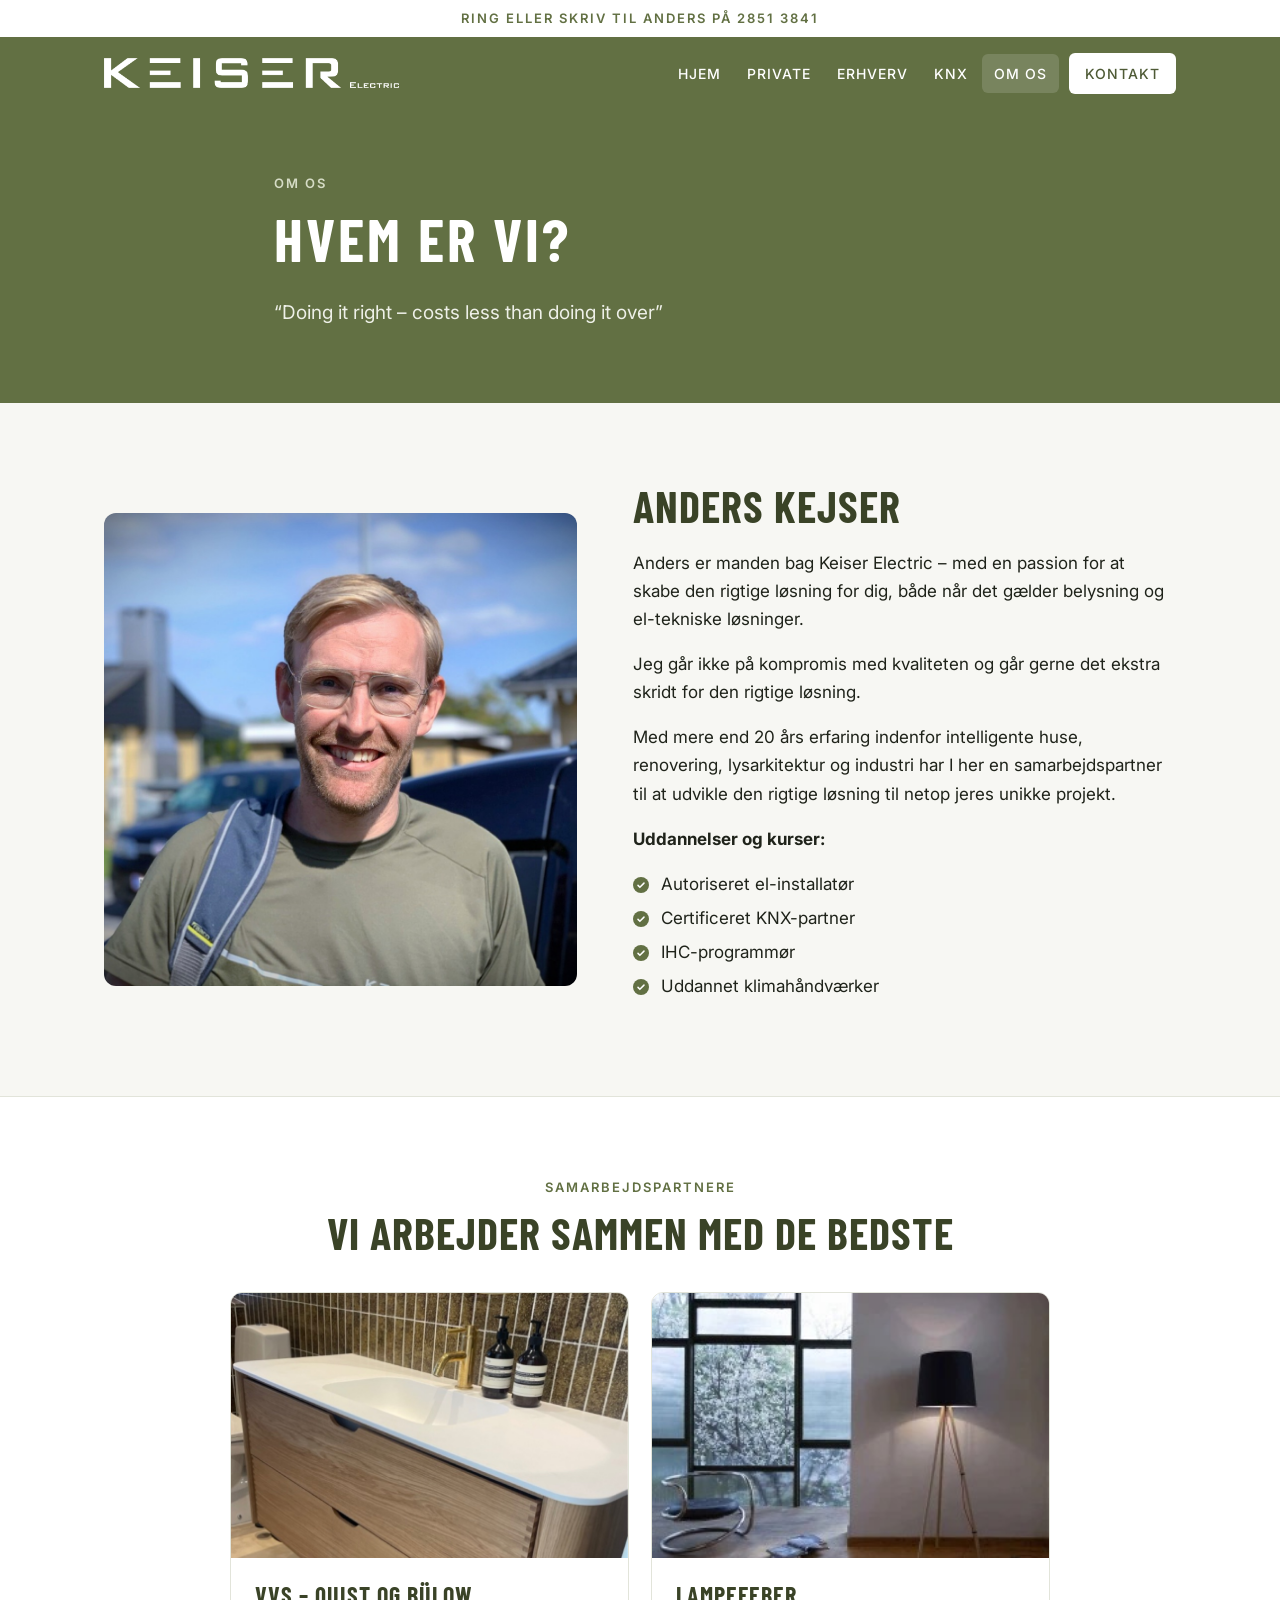
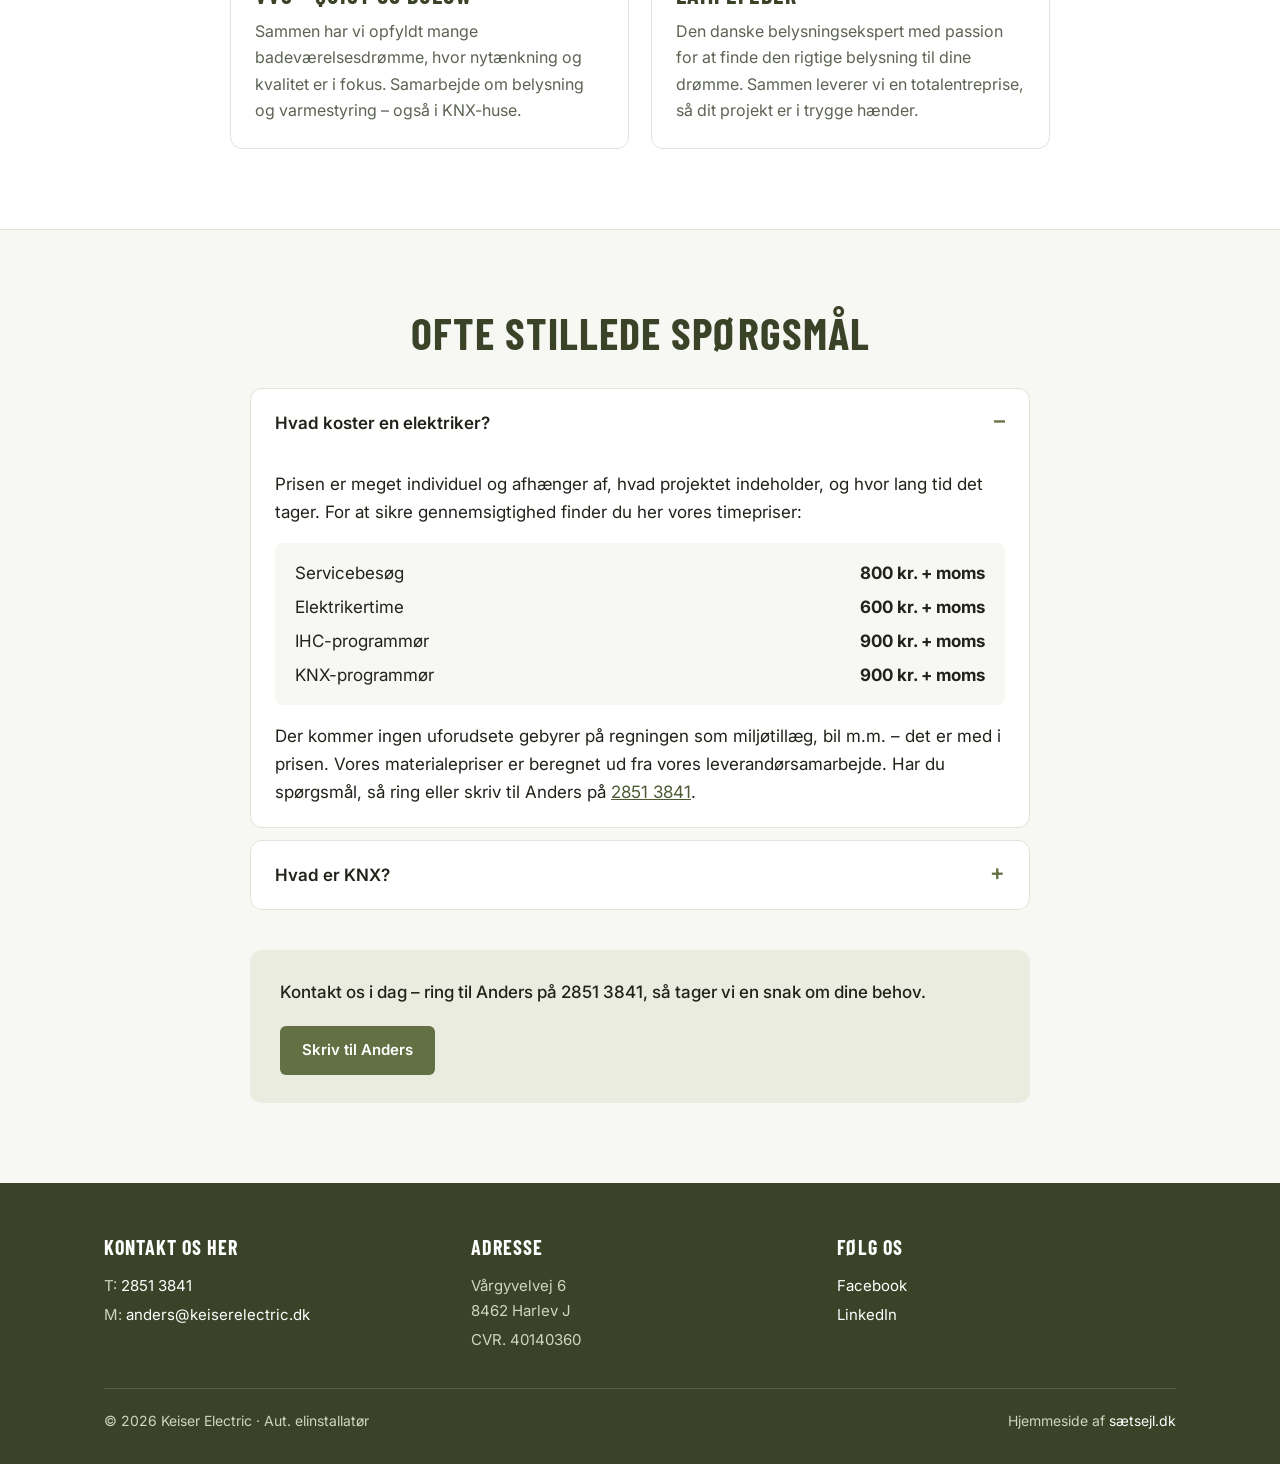
<file: om-os.html>
<!doctype html>
<html lang="da">
<head>
<meta charset="utf-8">
<meta name="viewport" content="width=device-width, initial-scale=1">
<title>OM OS | Keiser Electric</title>
<meta name="description" content="Bagom din elektriker i Aarhus og omegn. Læs mere om værdierne og manden bag Keiser Electric. Du finder også et udpluk af vores gode samarbejdspartnere.">
<link rel="canonical" href="https://www.keiserelectric.dk/om-os">
<meta name="google-site-verification" content="MKMskmqfAc9LJzO56DN-hlwCQvCAqy7l5x8WGmKlFUU">
<meta property="og:type" content="website">
<meta property="og:url" content="https://www.keiserelectric.dk/om-os">
<meta property="og:title" content="OM OS | Keiser Electric">
<meta property="og:description" content="Bagom din elektriker i Aarhus og omegn. Læs mere om værdierne og manden bag Keiser Electric. Du finder også et udpluk af vores gode samarbejdspartnere.">
<meta property="og:image" content="https://www.keiserelectric.dk/img/forside.jpg">
<link rel="icon" href="data:image/svg+xml,%3Csvg xmlns='http://www.w3.org/2000/svg' viewBox='0 0 32 32'%3E%3Crect width='32' height='32' rx='7' fill='%23627043'/%3E%3Cpath d='M18 4L8 18h7l-2 10 11-15h-7z' fill='white'/%3E%3C/svg%3E">
<link rel="preconnect" href="https://fonts.googleapis.com">
<link rel="preconnect" href="https://fonts.gstatic.com" crossorigin>
<link href="https://fonts.googleapis.com/css2?family=Barlow+Condensed:wght@600;700&family=Inter:wght@400;500;600&display=swap" rel="stylesheet">
<link rel="stylesheet" href="/style.css">
<script type="application/ld+json">
{"@context":"https://schema.org","@type":"Electrician","name":"Keiser Electric","url":"https://www.keiserelectric.dk/","image":"https://www.keiserelectric.dk/img/anders.jpg","telephone":"+4528513841","email":"anders@keiserelectric.dk","founder":{"@type":"Person","name":"Anders Kejser"},"vatID":"DK40140360","address":{"@type":"PostalAddress","streetAddress":"Vårgyvelvej 6","postalCode":"8462","addressLocality":"Harlev J","addressCountry":"DK"},"areaServed":["Aarhus","Harlev","Risskov","Brabrand","Højbjerg"],"sameAs":["https://www.facebook.com/profile.php?id=61559342184284","https://www.linkedin.com/in/anders-kejser-1718b3256"]}
</script>
</head>
<body>

<div class="topbar"><a href="tel:+4528513841">Ring eller skriv til Anders på 2851 3841</a></div>
<header class="site-header">
  <div class="wrap">
    <a class="brand" href="/" aria-label="Keiser Electric forside">
      <img src="/img/logo.png" alt="Keiser Electric, elektriker Aarhus, installationer, elarbejde, køkken, bad" onerror="this.style.display='none';this.nextElementSibling.style.display='block'">
      <span>Keiser Electric</span>
    </a>
    <button class="menu-toggle" aria-label="Menu" onclick="document.querySelector('.nav').classList.toggle('open')">☰</button>
    <nav class="nav">
      <a href="/">Hjem</a><a href="/private">Private</a><a href="/erhverv">Erhverv</a><a href="/knx">KNX</a><a href="/om-os" aria-current="page">Om os</a>
      <a class="btn" href="/#kontakt">Kontakt</a>
    </nav>
  </div>
</header>

<main>
<section class="page-hero"><div class="wrap article"><p class="eyebrow">Om os</p><h1>Hvem er vi?</h1><p class="lead">“Doing it right – costs less than doing it over”</p></div></section>
<section><div class="wrap about">
<div class="photo" style="aspect-ratio:1/1"><img src="/img/anders.jpg" alt="Anders Kejser, stifter af Keiser Electric. Autoriseret elinstallatør i Aarhus, Risskov, Brabrand, Højbjerg og Harlev" loading="lazy" style="object-position:55% 40%"></div>
<div>
<h2>Anders Kejser</h2>
<p>Anders er manden bag Keiser Electric – med en passion for at skabe den rigtige løsning for dig, både når det gælder belysning og el-tekniske løsninger.</p>
<p>Jeg går ikke på kompromis med kvaliteten og går gerne det ekstra skridt for den rigtige løsning.</p>
<p>Med mere end 20 års erfaring indenfor intelligente huse, renovering, lysarkitektur og industri har I her en samarbejdspartner til at udvikle den rigtige løsning til netop jeres unikke projekt.</p>
<p><b>Uddannelser og kurser:</b></p>
<ul class="checks"><li>Autoriseret el-installatør</li><li>Certificeret KNX-partner</li><li>IHC-programmør</li><li>Uddannet klimahåndværker</li></ul>
</div>
</div></section>

<section class="alt"><div class="wrap">
<div class="center"><p class="eyebrow">Samarbejdspartnere</p><h2>Vi arbejder sammen med de bedste</h2></div>
<div class="partners two">
<div class="partner"><img src="/img/bad.jpg" alt="Badeværelse med VVS og el udført af Keiser Electric" loading="lazy"><div><h3>VVS – Quist og Bülow</h3><p>Sammen har vi opfyldt mange badeværelsesdrømme, hvor nytænkning og kvalitet er i fokus. Samarbejde om belysning og varmestyring – også i KNX-huse.</p></div></div>
<div class="partner"><img src="/img/lampefeber.jpg" alt="Belysning fra Lampefeber. Installation kan udføres af Keiser Electric." loading="lazy"><div><h3>Lampefeber</h3><p>Den danske belysningsekspert med passion for at finde den rigtige belysning til dine drømme. Sammen leverer vi en totalentreprise, så dit projekt er i trygge hænder.</p></div></div>
</div>
</div></section>

<section><div class="wrap center">
<h2>Ofte stillede spørgsmål</h2>
<div class="faq">
<details open><summary>Hvad koster en elektriker?</summary>
<p>Prisen er meget individuel og afhænger af, hvad projektet indeholder, og hvor lang tid det tager. For at sikre gennemsigtighed finder du her vores timepriser:</p>
<div class="prices"><span>Servicebesøg</span><b>800 kr. + moms</b><span>Elektrikertime</span><b>600 kr. + moms</b><span>IHC-programmør</span><b>900 kr. + moms</b><span>KNX-programmør</span><b>900 kr. + moms</b></div>
<p>Der kommer ingen uforudsete gebyrer på regningen som miljøtillæg, bil m.m. – det er med i prisen. Vores materialepriser er beregnet ud fra vores leverandørsamarbejde. Har du spørgsmål, så ring eller skriv til Anders på <a href="tel:+4528513841">2851 3841</a>.</p>
</details>
<details><summary>Hvad er KNX?</summary>
<p>KNX er en åben standard for bygningsautomatisering i virksomheder og boliger. KNX-enheder kan styre belysning, persienner og skodder, varme og ventilation, sikkerhedssystemer, energistyring, audio/video, hvidevarer, displays og fjernbetjening. <a href="/knx">Læs mere om KNX →</a></p>
</details>
</div>
<div class="article" style="margin:0 auto"><div class="cta-box"><p>Kontakt os i dag – ring til Anders på 2851 3841, så tager vi en snak om dine behov.</p><a class="btn" href="mailto:anders@keiserelectric.dk?subject=El-opgave">Skriv til Anders</a></div></div>
</div></section>
</main>

<footer class="site-footer" id="kontakt">
  <div class="wrap">
    <div class="cols">
      <div>
        <h4>Kontakt os her</h4>
        <p>T: <a href="tel:+4528513841">2851 3841</a></p>
        <p>M: <a href="mailto:anders@keiserelectric.dk">anders@keiserelectric.dk</a></p>
      </div>
      <div>
        <h4>Adresse</h4>
        <p>Vårgyvelvej 6<br>8462 Harlev J</p>
        <p>CVR. 40140360</p>
      </div>
      <div>
        <h4>Følg os</h4>
        <p><a href="https://www.facebook.com/profile.php?id=61559342184284" target="_blank" rel="noopener">Facebook</a></p>
        <p><a href="https://www.linkedin.com/in/anders-kejser-1718b3256" target="_blank" rel="noopener">LinkedIn</a></p>
      </div>
    </div>
    <div class="bottom">
      <span>© <span class="yr">2026</span> Keiser Electric · Aut. elinstallatør</span>
      <span>Hjemmeside af <a href="https://saetsejl.dk" target="_blank" rel="noopener">sætsejl.dk</a></span>
    </div>
  </div>
</footer>
<script>document.querySelectorAll('.yr').forEach(e=>e.textContent=new Date().getFullYear());document.querySelectorAll('.nav a').forEach(a=>a.addEventListener('click',()=>document.querySelector('.nav').classList.remove('open')));</script>
</body>
</html>
</file>
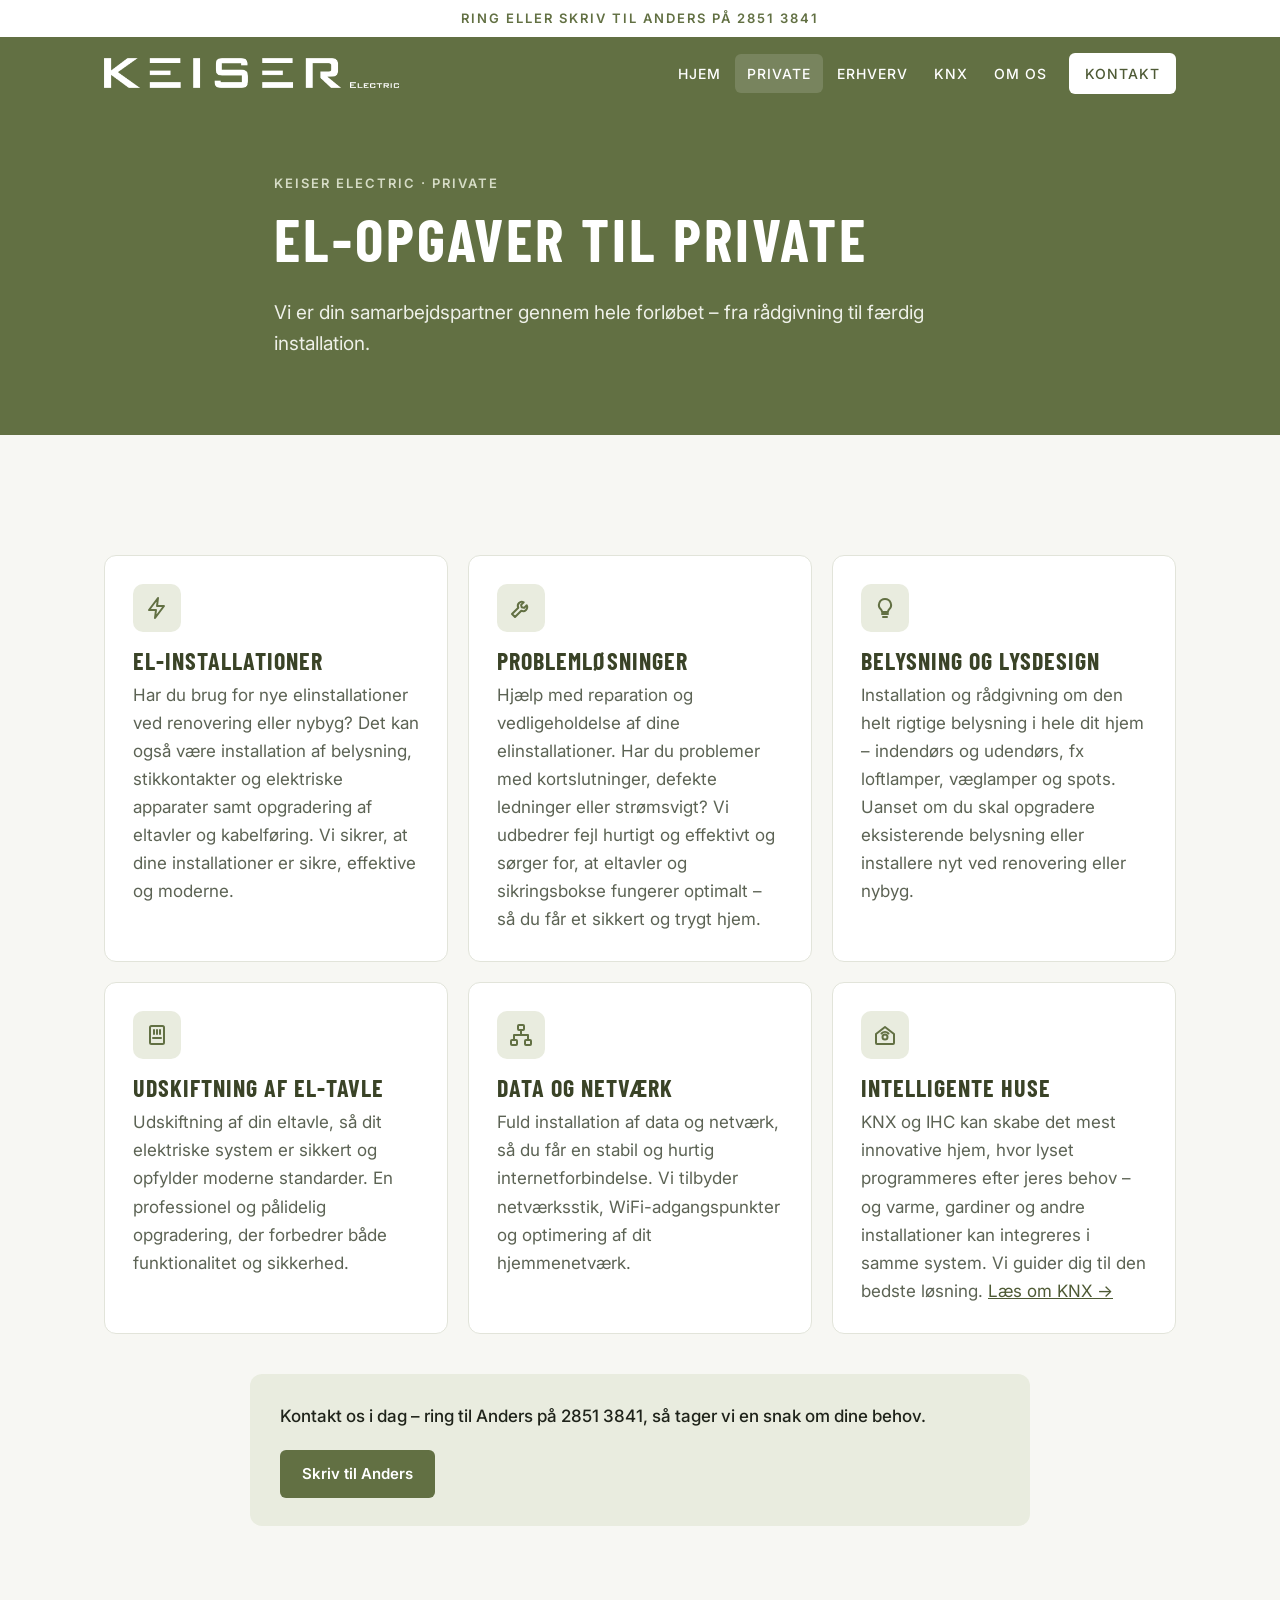
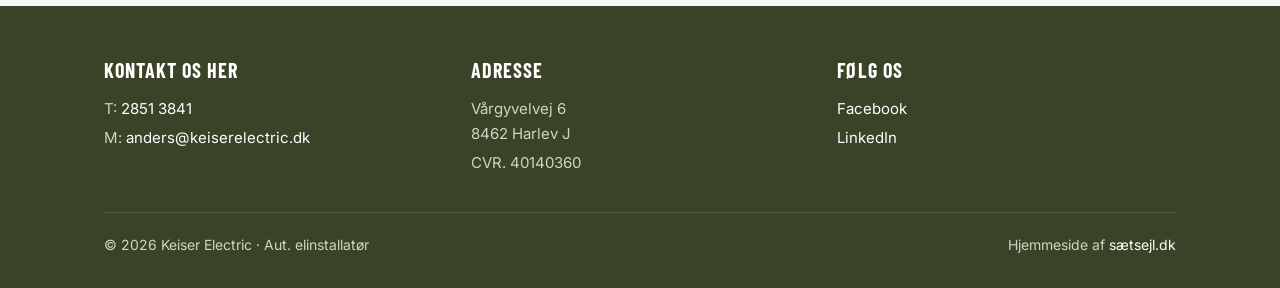
<file: private.html>
<!doctype html>
<html lang="da">
<head>
<meta charset="utf-8">
<meta name="viewport" content="width=device-width, initial-scale=1">
<title>PRIVATE | Keiser Electric</title>
<meta name="description" content="Vi udfører alt fra nye installationer, hjælp til valg og installation af både inde- og udendørslamper der passer til dine behov. Vi er din samarbejdspartner gennem hele forløbet. Læs mere her.">
<link rel="canonical" href="https://www.keiserelectric.dk/private">
<meta name="google-site-verification" content="MKMskmqfAc9LJzO56DN-hlwCQvCAqy7l5x8WGmKlFUU">
<meta property="og:type" content="website">
<meta property="og:url" content="https://www.keiserelectric.dk/private">
<meta property="og:title" content="PRIVATE | Keiser Electric">
<meta property="og:description" content="Vi udfører alt fra nye installationer, hjælp til valg og installation af både inde- og udendørslamper der passer til dine behov. Vi er din samarbejdspartner gennem hele forløbet. Læs mere her.">
<meta property="og:image" content="https://www.keiserelectric.dk/img/forside.jpg">
<link rel="icon" href="data:image/svg+xml,%3Csvg xmlns='http://www.w3.org/2000/svg' viewBox='0 0 32 32'%3E%3Crect width='32' height='32' rx='7' fill='%23627043'/%3E%3Cpath d='M18 4L8 18h7l-2 10 11-15h-7z' fill='white'/%3E%3C/svg%3E">
<link rel="preconnect" href="https://fonts.googleapis.com">
<link rel="preconnect" href="https://fonts.gstatic.com" crossorigin>
<link href="https://fonts.googleapis.com/css2?family=Barlow+Condensed:wght@600;700&family=Inter:wght@400;500;600&display=swap" rel="stylesheet">
<link rel="stylesheet" href="/style.css">
<script type="application/ld+json">
{"@context":"https://schema.org","@type":"Electrician","name":"Keiser Electric","url":"https://www.keiserelectric.dk/","image":"https://www.keiserelectric.dk/img/anders.jpg","telephone":"+4528513841","email":"anders@keiserelectric.dk","founder":{"@type":"Person","name":"Anders Kejser"},"vatID":"DK40140360","address":{"@type":"PostalAddress","streetAddress":"Vårgyvelvej 6","postalCode":"8462","addressLocality":"Harlev J","addressCountry":"DK"},"areaServed":["Aarhus","Harlev","Risskov","Brabrand","Højbjerg"],"sameAs":["https://www.facebook.com/profile.php?id=61559342184284","https://www.linkedin.com/in/anders-kejser-1718b3256"]}
</script>
</head>
<body>

<div class="topbar"><a href="tel:+4528513841">Ring eller skriv til Anders på 2851 3841</a></div>
<header class="site-header">
  <div class="wrap">
    <a class="brand" href="/" aria-label="Keiser Electric forside">
      <img src="/img/logo.png" alt="Keiser Electric, elektriker Aarhus, installationer, elarbejde, køkken, bad" onerror="this.style.display='none';this.nextElementSibling.style.display='block'">
      <span>Keiser Electric</span>
    </a>
    <button class="menu-toggle" aria-label="Menu" onclick="document.querySelector('.nav').classList.toggle('open')">☰</button>
    <nav class="nav">
      <a href="/">Hjem</a><a href="/private" aria-current="page">Private</a><a href="/erhverv">Erhverv</a><a href="/knx">KNX</a><a href="/om-os">Om os</a>
      <a class="btn" href="/#kontakt">Kontakt</a>
    </nav>
  </div>
</header>

<main>
<section class="page-hero"><div class="wrap article"><p class="eyebrow">Keiser Electric · Private</p><h1>El-opgaver til private</h1><p class="lead">Vi er din samarbejdspartner gennem hele forløbet – fra rådgivning til færdig installation.</p></div></section>
<section><div class="wrap">
<div class="services"><div class="service"><div class="icon"><svg width="24" height="24" viewBox="0 0 24 24" fill="none" stroke="currentColor" stroke-width="2" stroke-linecap="round" stroke-linejoin="round"><path d="M13 2L4 14h7l-1 8 9-12h-7z"/></svg></div><h3>El-installationer</h3><p>Har du brug for nye elinstallationer ved renovering eller nybyg? Det kan også være installation af belysning, stikkontakter og elektriske apparater samt opgradering af eltavler og kabelføring. Vi sikrer, at dine installationer er sikre, effektive og moderne.</p></div><div class="service"><div class="icon"><svg width="24" height="24" viewBox="0 0 24 24" fill="none" stroke="currentColor" stroke-width="2" stroke-linecap="round" stroke-linejoin="round"><path d="M14.7 6.3a4 4 0 0 0-5.4 5.4L3 18l3 3 6.3-6.3a4 4 0 0 0 5.4-5.4l-2.6 2.6-2.4-.6-.6-2.4z"/></svg></div><h3>Problemløsninger</h3><p>Hjælp med reparation og vedligeholdelse af dine elinstallationer. Har du problemer med kortslutninger, defekte ledninger eller strømsvigt? Vi udbedrer fejl hurtigt og effektivt og sørger for, at eltavler og sikringsbokse fungerer optimalt – så du får et sikkert og trygt hjem.</p></div><div class="service"><div class="icon"><svg width="24" height="24" viewBox="0 0 24 24" fill="none" stroke="currentColor" stroke-width="2" stroke-linecap="round" stroke-linejoin="round"><path d="M9 18h6M10 21h4M12 3a6 6 0 0 0-4 10.5c.8.8 1 1.5 1 2.5h6c0-1 .2-1.7 1-2.5A6 6 0 0 0 12 3z"/></svg></div><h3>Belysning og lysdesign</h3><p>Installation og rådgivning om den helt rigtige belysning i hele dit hjem – indendørs og udendørs, fx loftlamper, væglamper og spots. Uanset om du skal opgradere eksisterende belysning eller installere nyt ved renovering eller nybyg.</p></div><div class="service"><div class="icon"><svg width="24" height="24" viewBox="0 0 24 24" fill="none" stroke="currentColor" stroke-width="2" stroke-linecap="round" stroke-linejoin="round"><rect x="5" y="3" width="14" height="18" rx="1.5"/><path d="M9 7v4M12 7v4M15 7v4M8 15h8"/></svg></div><h3>Udskiftning af el-tavle</h3><p>Udskiftning af din eltavle, så dit elektriske system er sikkert og opfylder moderne standarder. En professionel og pålidelig opgradering, der forbedrer både funktionalitet og sikkerhed.</p></div><div class="service"><div class="icon"><svg width="24" height="24" viewBox="0 0 24 24" fill="none" stroke="currentColor" stroke-width="2" stroke-linecap="round" stroke-linejoin="round"><rect x="9" y="2" width="6" height="5" rx="1"/><rect x="2" y="17" width="6" height="5" rx="1"/><rect x="16" y="17" width="6" height="5" rx="1"/><path d="M12 7v5M5 17v-5h14v5"/></svg></div><h3>Data og netværk</h3><p>Fuld installation af data og netværk, så du får en stabil og hurtig internetforbindelse. Vi tilbyder netværksstik, WiFi-adgangspunkter og optimering af dit hjemmenetværk.</p></div><div class="service"><div class="icon"><svg width="24" height="24" viewBox="0 0 24 24" fill="none" stroke="currentColor" stroke-width="2" stroke-linecap="round" stroke-linejoin="round"><path d="M3 11l9-7 9 7v9a1 1 0 0 1-1 1H4a1 1 0 0 1-1-1z"/><circle cx="12" cy="14" r="2.5"/><path d="M8.5 10.5a5 5 0 0 1 7 0"/></svg></div><h3>Intelligente huse</h3><p>KNX og IHC kan skabe det mest innovative hjem, hvor lyset programmeres efter jeres behov – og varme, gardiner og andre installationer kan integreres i samme system. Vi guider dig til den bedste løsning. <a href="/knx">Læs om KNX →</a></p></div></div>
<div class="article" style="margin:0 auto"><div class="cta-box"><p>Kontakt os i dag – ring til Anders på 2851 3841, så tager vi en snak om dine behov.</p><a class="btn" href="mailto:anders@keiserelectric.dk?subject=El-opgave">Skriv til Anders</a></div></div>
</div></section>
</main>

<footer class="site-footer" id="kontakt">
  <div class="wrap">
    <div class="cols">
      <div>
        <h4>Kontakt os her</h4>
        <p>T: <a href="tel:+4528513841">2851 3841</a></p>
        <p>M: <a href="mailto:anders@keiserelectric.dk">anders@keiserelectric.dk</a></p>
      </div>
      <div>
        <h4>Adresse</h4>
        <p>Vårgyvelvej 6<br>8462 Harlev J</p>
        <p>CVR. 40140360</p>
      </div>
      <div>
        <h4>Følg os</h4>
        <p><a href="https://www.facebook.com/profile.php?id=61559342184284" target="_blank" rel="noopener">Facebook</a></p>
        <p><a href="https://www.linkedin.com/in/anders-kejser-1718b3256" target="_blank" rel="noopener">LinkedIn</a></p>
      </div>
    </div>
    <div class="bottom">
      <span>© <span class="yr">2026</span> Keiser Electric · Aut. elinstallatør</span>
      <span>Hjemmeside af <a href="https://saetsejl.dk" target="_blank" rel="noopener">sætsejl.dk</a></span>
    </div>
  </div>
</footer>
<script>document.querySelectorAll('.yr').forEach(e=>e.textContent=new Date().getFullYear());document.querySelectorAll('.nav a').forEach(a=>a.addEventListener('click',()=>document.querySelector('.nav').classList.remove('open')));</script>
</body>
</html>
</file>
<file: style.css>
/* Keiser Electric – fælles stylesheet */
:root{
  --green:#627043;
  --green-2:#4e5a35;
  --green-3:#3a4327;
  --moss:#e9ecdf;
  --bg:#f7f7f3;
  --paper:#ffffff;
  --ink:#1f231a;
  --muted:#5c6354;
  --line:#e2e4da;
  --radius:12px;
  --max:1120px;
  --head:"Barlow Condensed", "Arial Narrow", Arial, sans-serif;
  --sans:"Inter", system-ui, -apple-system, "Segoe UI", Roboto, sans-serif;
}
*{box-sizing:border-box}
html{scroll-behavior:smooth}
body{margin:0;background:var(--bg);color:var(--ink);font:17px/1.65 var(--sans);-webkit-font-smoothing:antialiased}
img{max-width:100%;display:block}
a{color:var(--green-2)}
.wrap{max-width:var(--max);margin:0 auto;padding:0 24px}

/* Topbar + header */
.topbar{background:#fff;color:var(--green);text-align:center;font-size:13px;font-weight:600;letter-spacing:2px;text-transform:uppercase;padding:8px 16px}
.topbar a{color:inherit;text-decoration:none}
.site-header{position:sticky;top:0;z-index:20;background:var(--green)}
.site-header .wrap{display:flex;align-items:center;justify-content:space-between;height:72px;gap:16px}
.brand{display:flex;align-items:center;text-decoration:none;color:#fff}
.brand img{height:30px;width:auto}
.brand span{display:none;font-family:var(--head);font-size:24px;font-weight:700;letter-spacing:3px;text-transform:uppercase}
.nav{display:flex;gap:2px;align-items:center}
.nav a{text-decoration:none;color:#fff;font-size:14px;font-weight:500;letter-spacing:1px;text-transform:uppercase;padding:8px 12px;border-radius:6px}
.nav a:hover,.nav a[aria-current=page]{background:rgba(255,255,255,.14)}
.btn{display:inline-flex;align-items:center;gap:8px;background:var(--green);color:#fff!important;text-decoration:none;font-weight:600;font-size:15px;padding:12px 22px;border-radius:6px;border:0;transition:background .15s}
.btn:hover{background:var(--green-3)}
.btn.light{background:#fff;color:var(--green-2)!important}
.btn.light:hover{background:var(--moss)}
.btn.ghost{background:transparent;color:#fff!important;border:1.5px solid #fff}
.btn.ghost:hover{background:#fff;color:var(--green-2)!important}
.nav .btn{background:#fff;color:var(--green-2)!important;margin-left:8px;padding:9px 16px}
.menu-toggle{display:none;background:none;border:0;font-size:26px;color:#fff;cursor:pointer}

@media (max-width:900px){
  .menu-toggle{display:block}
  .nav{display:none;position:absolute;top:72px;left:0;right:0;flex-direction:column;align-items:stretch;background:var(--green);padding:8px 24px 20px}
  .nav.open{display:flex}
  .nav .btn{justify-content:center;margin:8px 0 0}
}

/* Headings */
h1,h2,h3{font-family:var(--head);color:var(--green-3);line-height:1.05;margin:0 0 .45em;font-weight:700;text-transform:uppercase;letter-spacing:1px}
h1{font-size:clamp(40px,6.5vw,76px);letter-spacing:3px}
h2{font-size:clamp(30px,4vw,44px)}
h3{font-size:24px}
.eyebrow{text-transform:uppercase;letter-spacing:2px;font-size:13px;font-weight:600;color:var(--green);margin:0 0 12px}
.lead{font-size:19px;color:var(--muted);max-width:56ch}

/* Hero */
.hero{position:relative;min-height:min(78vh,680px);display:flex;align-items:center;color:#fff;text-align:center;background:#2a2f22 url(img/forside.jpg) center/cover no-repeat;padding:80px 0}
.hero::before{content:"";position:absolute;inset:0;background:linear-gradient(180deg,rgba(25,30,18,.45),rgba(25,30,18,.6))}
.hero .wrap{position:relative}
.hero h1{color:#fff}
.hero .sub{font-family:var(--head);font-size:clamp(22px,3vw,32px);text-transform:uppercase;letter-spacing:3px;font-weight:600;margin:0 0 10px}
.hero p{color:#eef0e8;font-size:18px;margin:0 auto}
.hero .actions{display:flex;gap:12px;flex-wrap:wrap;justify-content:center;margin-top:30px}

/* Sections */
section{padding:80px 0}
.alt{background:var(--paper);border-top:1px solid var(--line);border-bottom:1px solid var(--line)}
.center{text-align:center}
.center .lead{margin-left:auto;margin-right:auto}

.services{display:grid;grid-template-columns:repeat(3,1fr);gap:20px;margin-top:40px}
.service{background:var(--paper);border:1px solid var(--line);border-radius:var(--radius);padding:28px}
.alt .service{background:var(--bg)}
.service .icon{width:48px;height:48px;border-radius:10px;background:var(--moss);color:var(--green);display:grid;place-items:center;margin-bottom:16px}
.service h3{font-size:24px;margin-bottom:8px}
.service p{color:var(--muted);margin:0}

.split{display:grid;grid-template-columns:1fr 1fr;gap:20px;margin-top:40px}
.tile{position:relative;display:flex;align-items:flex-end;min-height:280px;border-radius:var(--radius);overflow:hidden;text-decoration:none;color:#fff;padding:30px;background:var(--green-2) center/cover}
.tile::before{content:"";position:absolute;inset:0;background:linear-gradient(180deg,rgba(0,0,0,0) 30%,rgba(25,30,18,.75))}
.tile > *{position:relative}
.tile h3{color:#fff;font-size:40px;margin:0}
.tile span{font-weight:600}
.tile:hover h3{text-decoration:underline}

.cta-band{background:var(--green);color:#fff}
.cta-band h2{color:#fff}
.cta-band p{color:#e7ebdc;font-size:19px;margin:0 0 24px}
.cta-band a:not(.btn){color:#fff}

.about{display:grid;grid-template-columns:1fr 1.15fr;gap:56px;align-items:center}
.about .photo{border-radius:var(--radius);overflow:hidden;aspect-ratio:4/5}
.about .photo img{width:100%;height:100%;object-fit:cover}
.motto{font-family:var(--head);font-size:clamp(26px,3vw,34px);font-weight:600;color:var(--green-3);line-height:1.2;margin:0 0 22px}
.quote{margin:28px 0 0;padding:22px 24px;border-left:4px solid var(--green);background:var(--paper);border-radius:0 var(--radius) var(--radius) 0}
.quote p{margin:0 0 8px;font-style:italic}
.quote cite{font-style:normal;color:var(--muted);font-size:15px}

/* Undersider */
.page-hero{background:var(--green);color:#fff;padding:64px 0 56px}
.page-hero h1{color:#fff;font-size:clamp(36px,5vw,60px)}
.page-hero .eyebrow{color:#d6dcc6}
.page-hero .lead{color:#eef0e8}
.article{max-width:780px}
.media-row{display:grid;grid-template-columns:1.1fr 1fr;gap:48px;align-items:center}
.media-row img{border-radius:var(--radius)}
ul.checks{list-style:none;padding:0;margin:16px 0}
ul.checks li{padding-left:28px;position:relative;margin:6px 0}
ul.checks li::before{content:"";position:absolute;left:0;top:.45em;width:16px;height:16px;border-radius:50%;background:var(--green) url("data:image/svg+xml,%3Csvg xmlns='http://www.w3.org/2000/svg' viewBox='0 0 16 16'%3E%3Cpath d='M4 8.5l2.5 2.5L12 5.5' fill='none' stroke='white' stroke-width='2' stroke-linecap='round'/%3E%3C/svg%3E") center/12px no-repeat}
.partners{display:grid;grid-template-columns:repeat(3,1fr);gap:22px;margin-top:36px}
.partner{background:var(--paper);border:1px solid var(--line);border-radius:var(--radius);overflow:hidden;display:flex;flex-direction:column}
.partner img{width:100%;aspect-ratio:3/2;object-fit:cover}
.partner div{padding:24px}
.partner p{color:var(--muted);margin:0;font-size:16px}
.faq{max-width:780px;margin:32px auto 0;text-align:left}
.faq details{background:var(--paper);border:1px solid var(--line);border-radius:var(--radius);padding:4px 24px;margin:12px 0}
.faq summary{cursor:pointer;font-weight:600;padding:16px 0;list-style:none}
.faq summary::after{content:"+";float:right;color:var(--green);font-size:22px;line-height:1}
.faq details[open] summary::after{content:"–"}
.prices{display:grid;grid-template-columns:1fr auto;gap:6px 24px;margin:12px 0;padding:16px 20px;background:var(--bg);border-radius:8px}
.cta-box{margin:40px 0 0;padding:28px 30px;border-radius:var(--radius);background:var(--moss);display:flex;gap:20px;align-items:center;justify-content:space-between;flex-wrap:wrap}
.cta-box p{margin:0;font-weight:500}

@media (max-width:900px){
  section{padding:56px 0}
  .services,.partners{grid-template-columns:1fr}
  .split{grid-template-columns:1fr}
  .tile{min-height:200px}
  .about,.media-row{grid-template-columns:1fr;gap:32px}
  .about .photo{max-width:440px}
}

/* Footer */
.site-footer{background:var(--green-3);color:#cfd5c2;padding:48px 0 32px;font-size:15px}
.site-footer .cols{display:grid;grid-template-columns:repeat(3,1fr);gap:28px}
.site-footer h4{font-family:var(--head);color:#fff;text-transform:uppercase;letter-spacing:1px;font-size:20px;margin:0 0 10px}
.site-footer p{margin:0 0 4px}
.site-footer a{color:#fff;text-decoration:none}
.site-footer a:hover{text-decoration:underline}
.site-footer .bottom{margin-top:32px;padding-top:20px;border-top:1px solid rgba(255,255,255,.15);display:flex;flex-wrap:wrap;gap:8px 24px;justify-content:space-between;font-size:14px}
@media (max-width:700px){.site-footer .cols{grid-template-columns:1fr}}
@media (max-width:600px){
  .brand img{height:20px}
  .topbar{letter-spacing:1px;font-size:12px}
}
.partners.two{grid-template-columns:repeat(2,1fr);max-width:820px;margin-left:auto;margin-right:auto}
@media (max-width:900px){.partners.two{grid-template-columns:1fr}}
</file>
